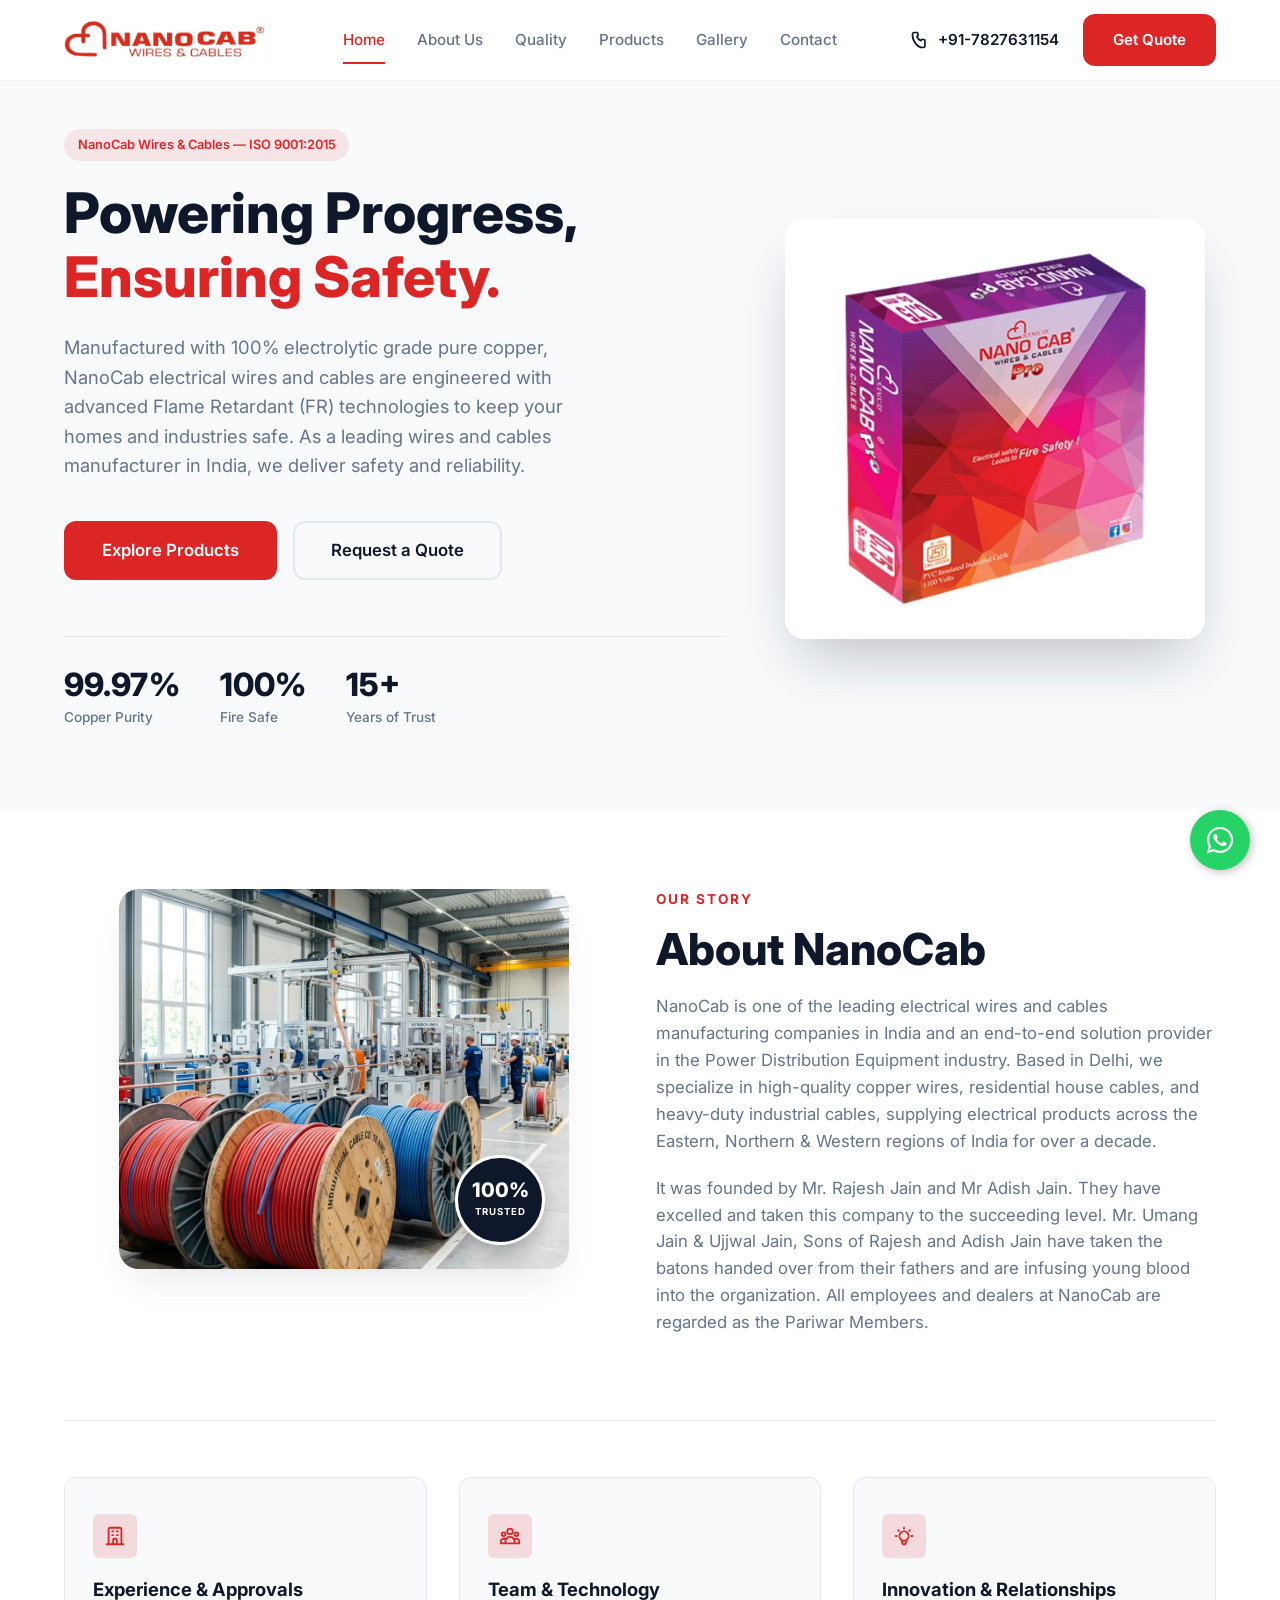
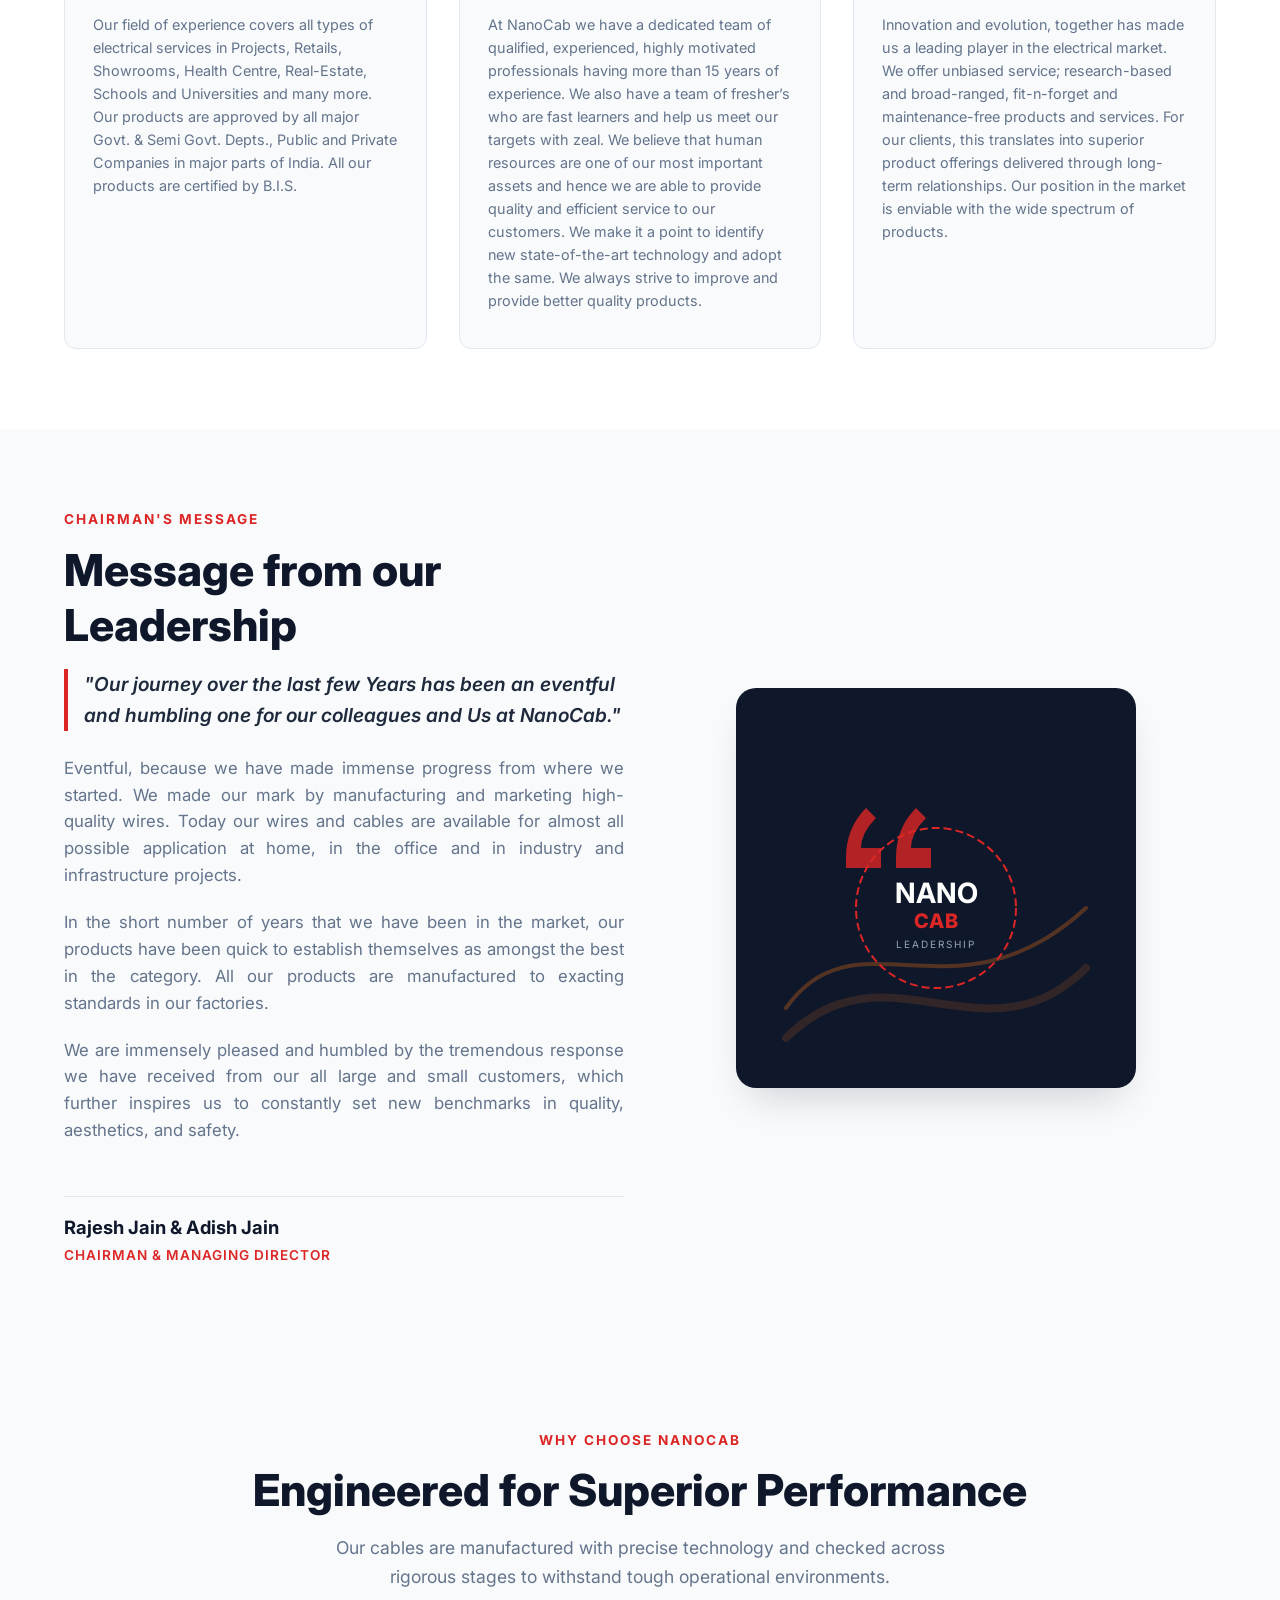
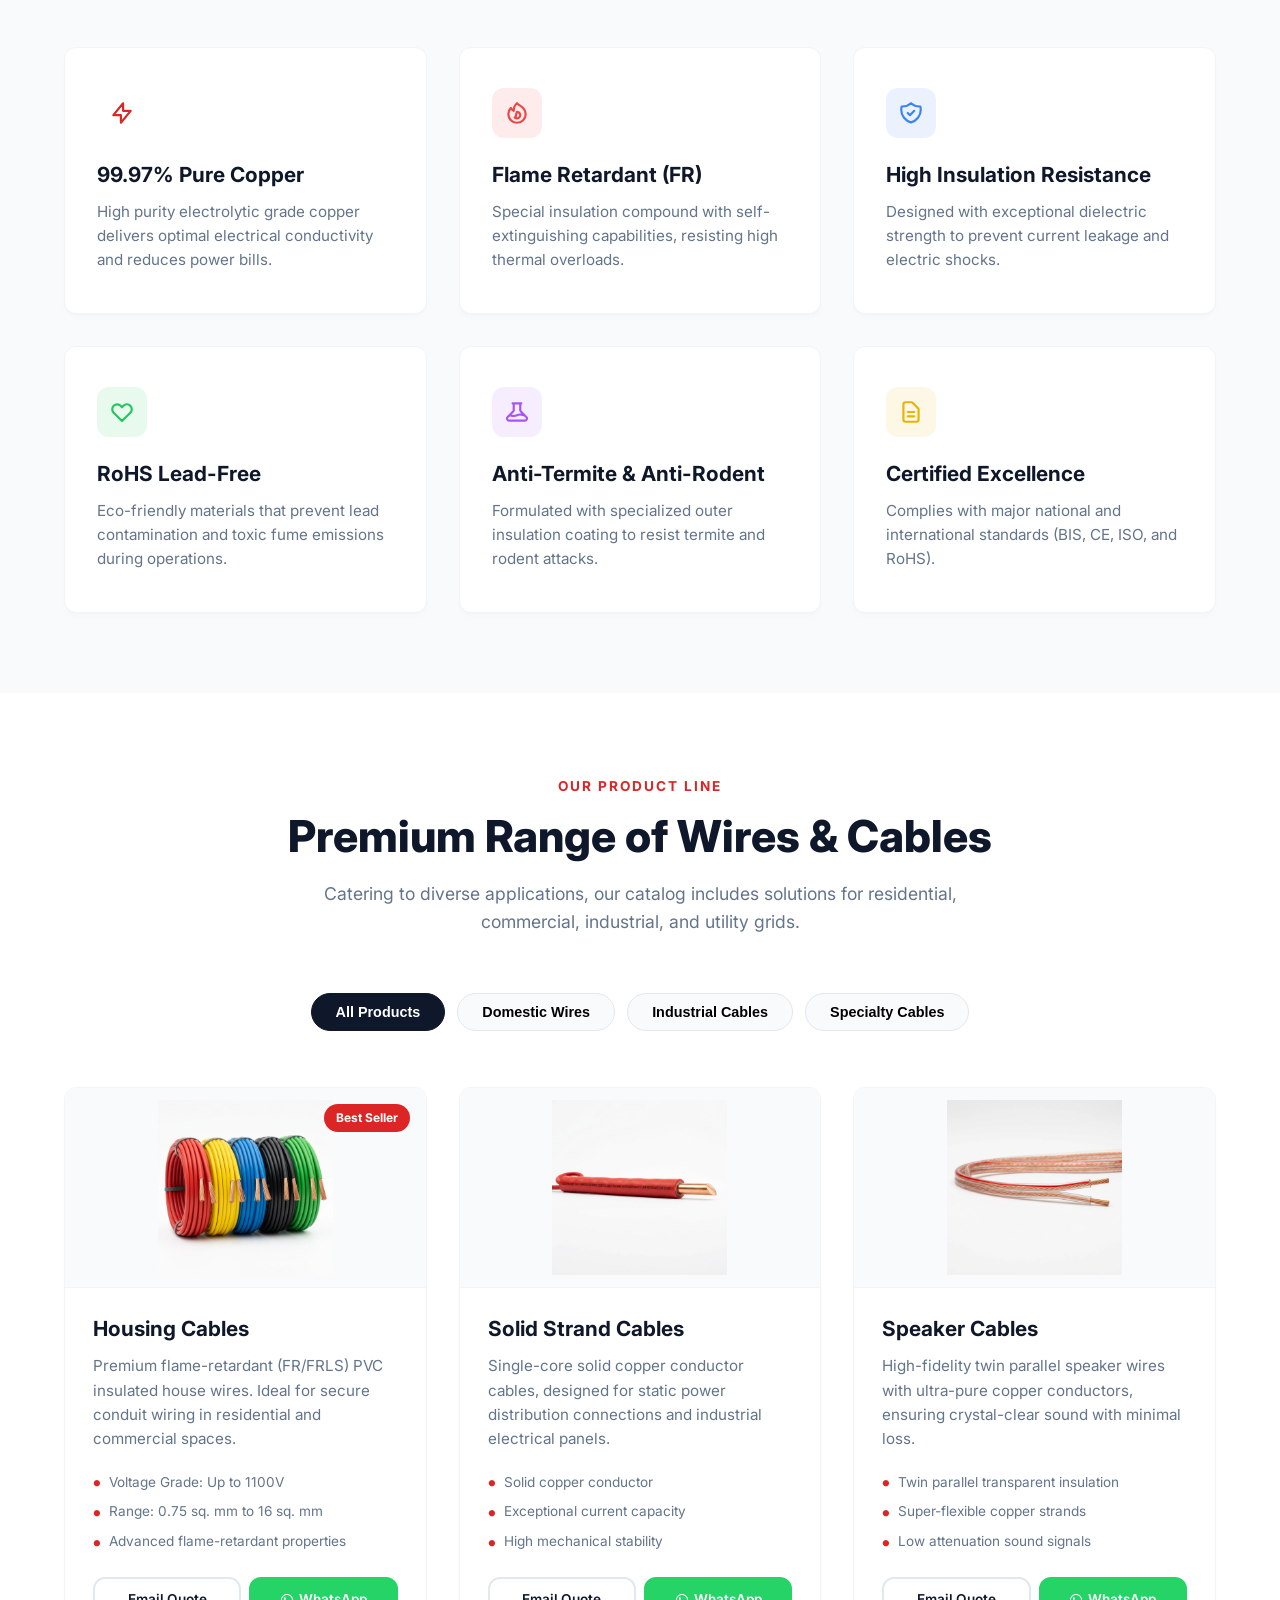
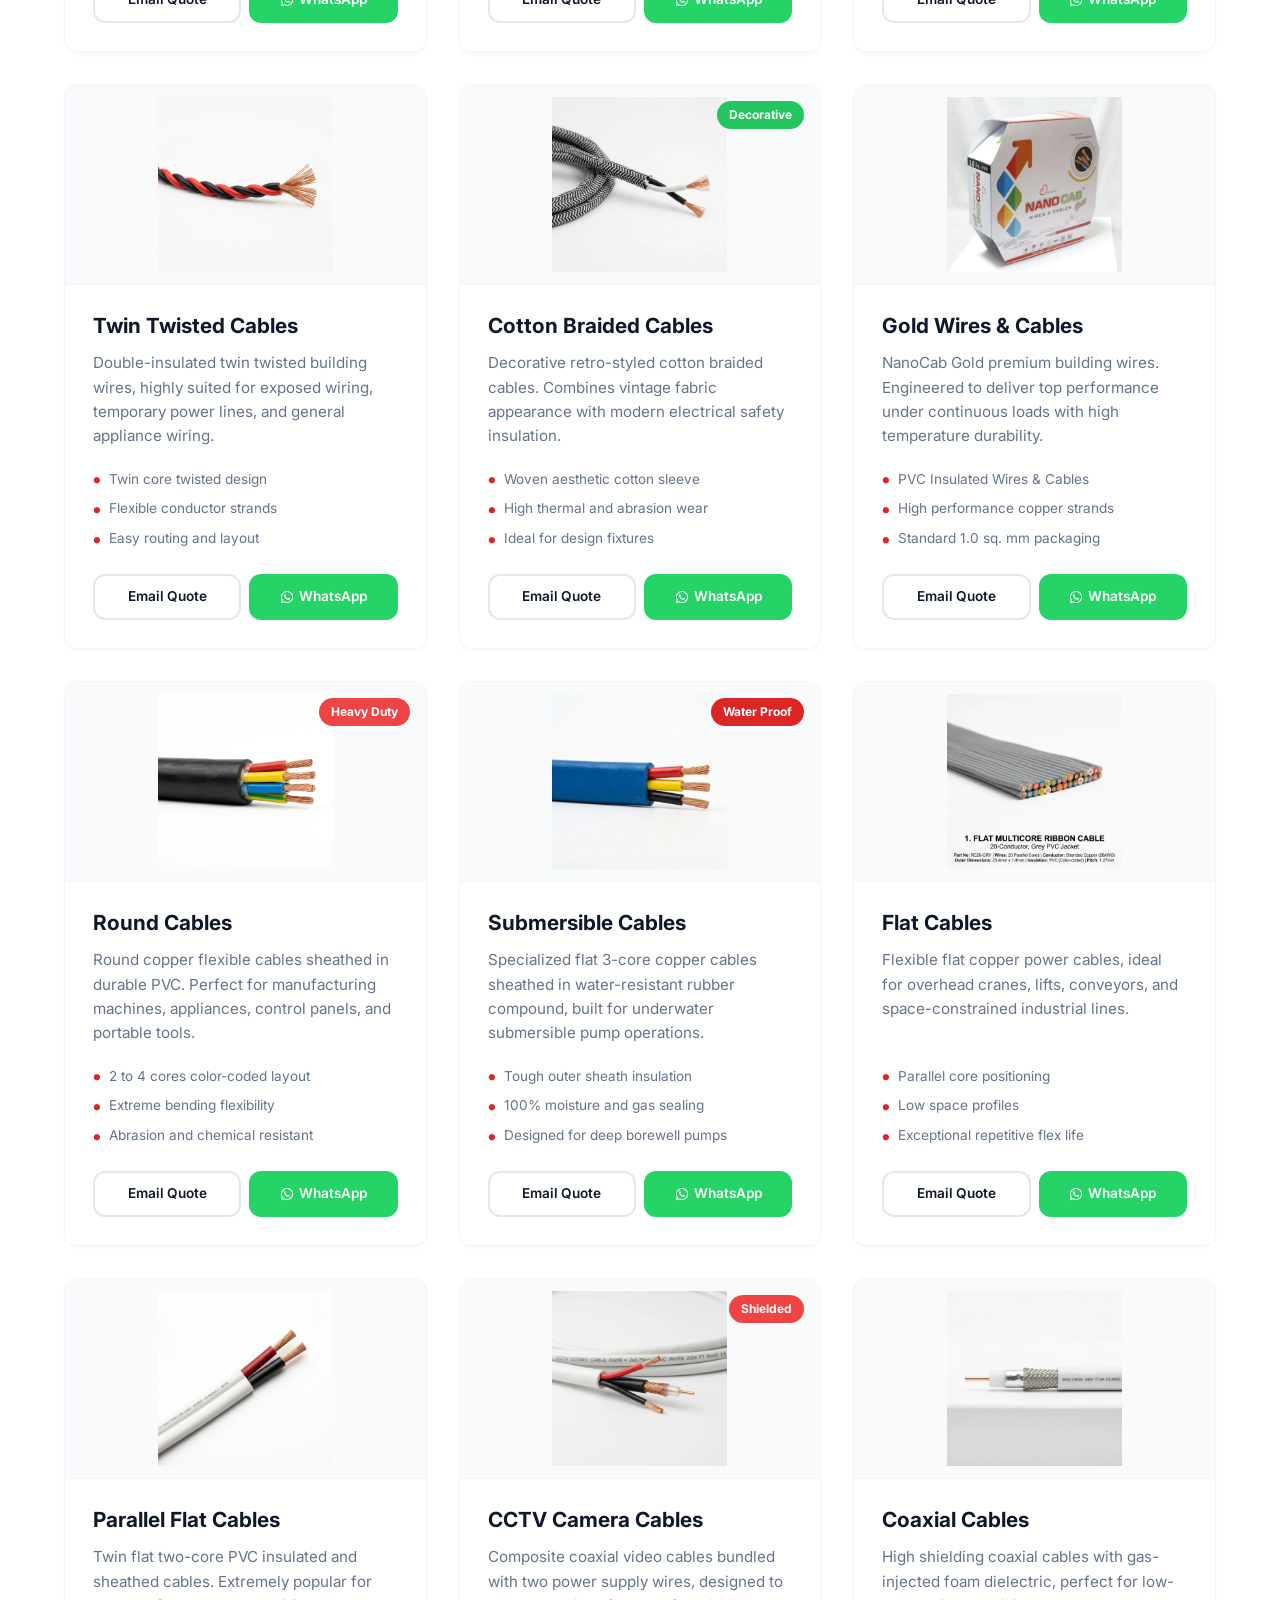
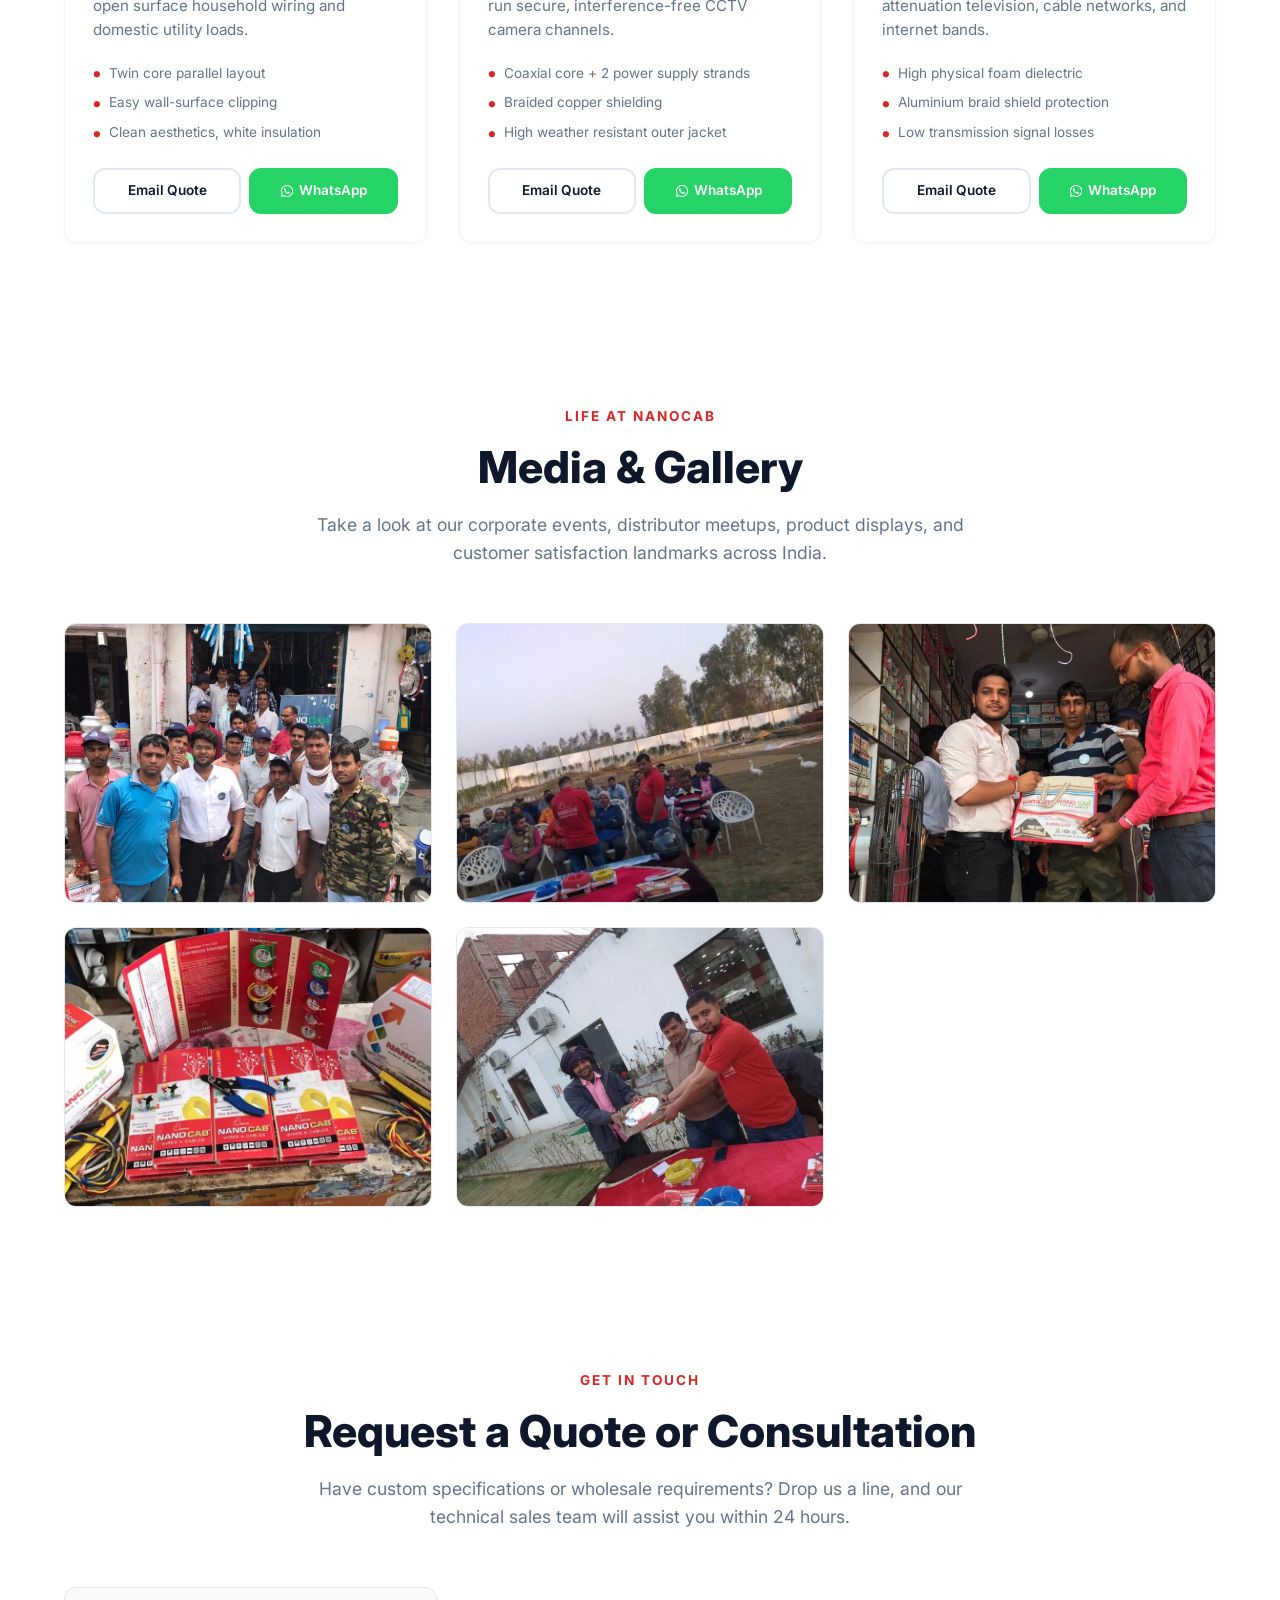
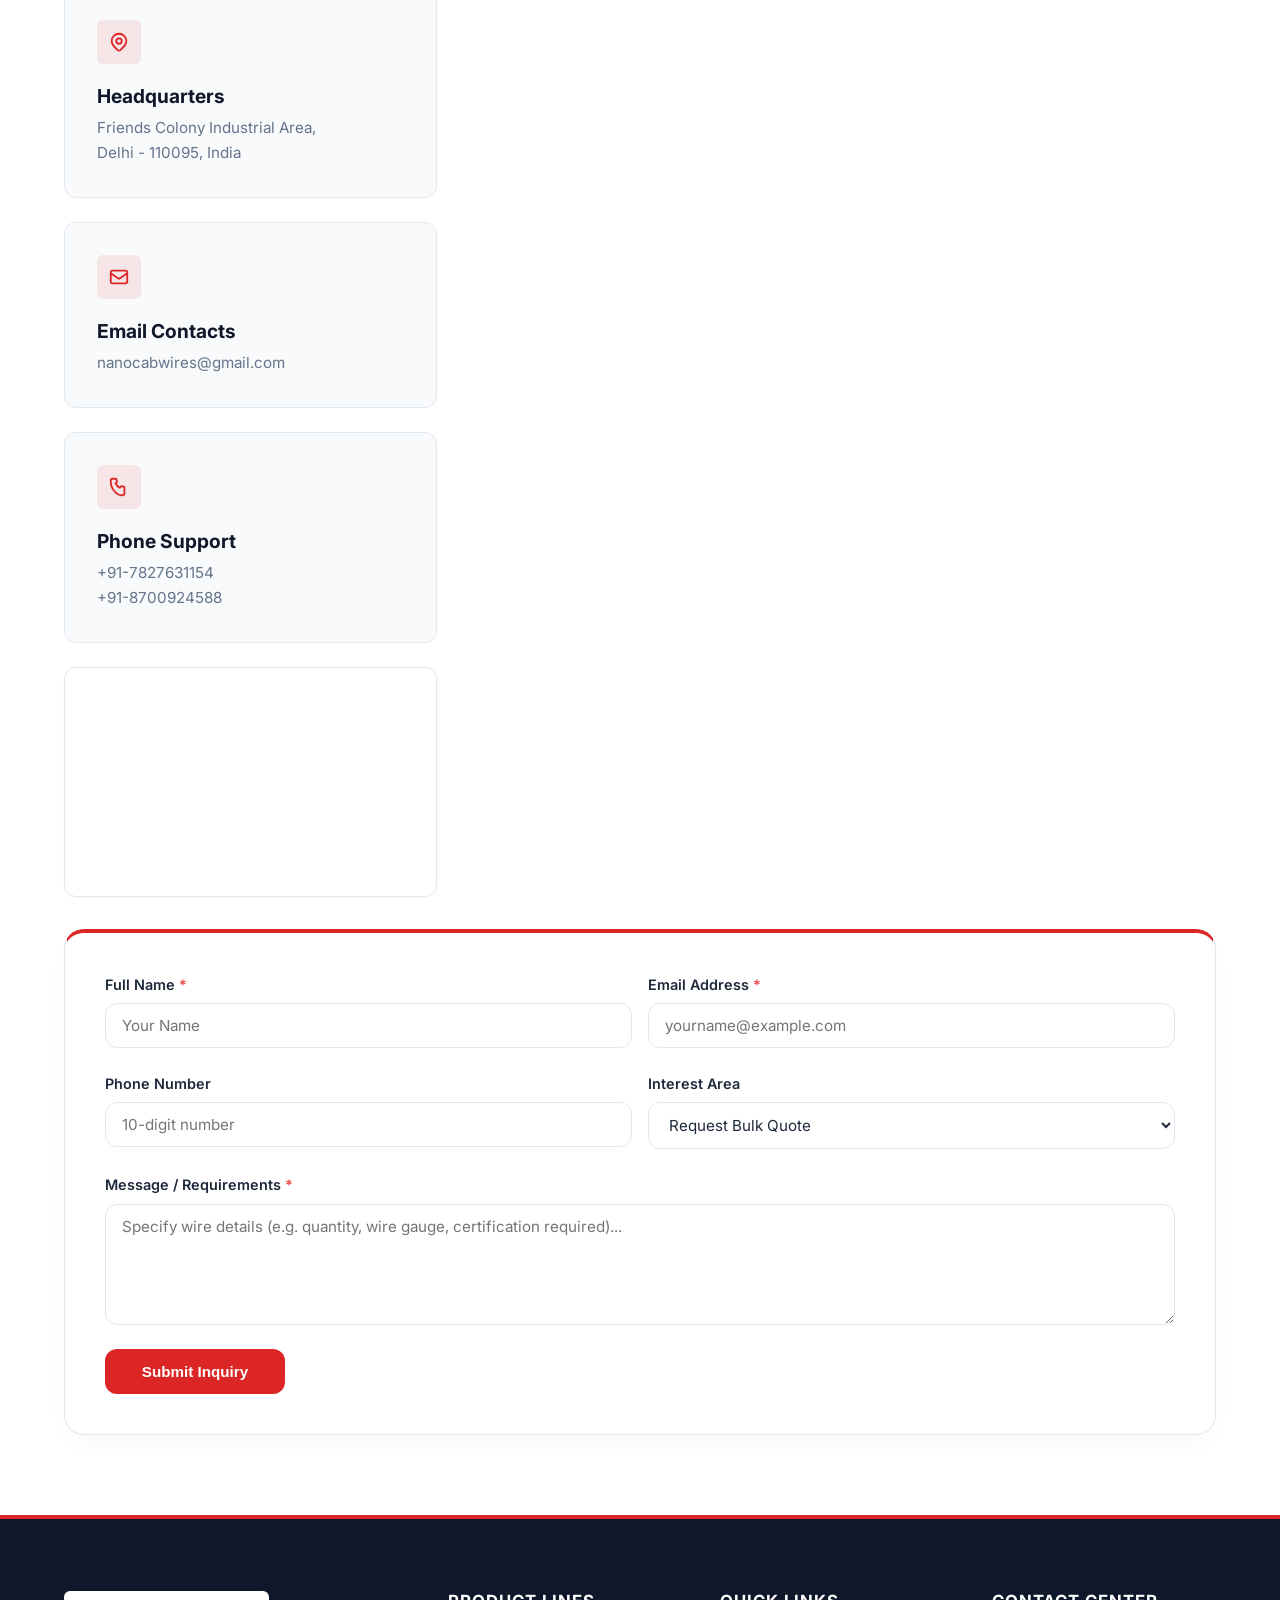
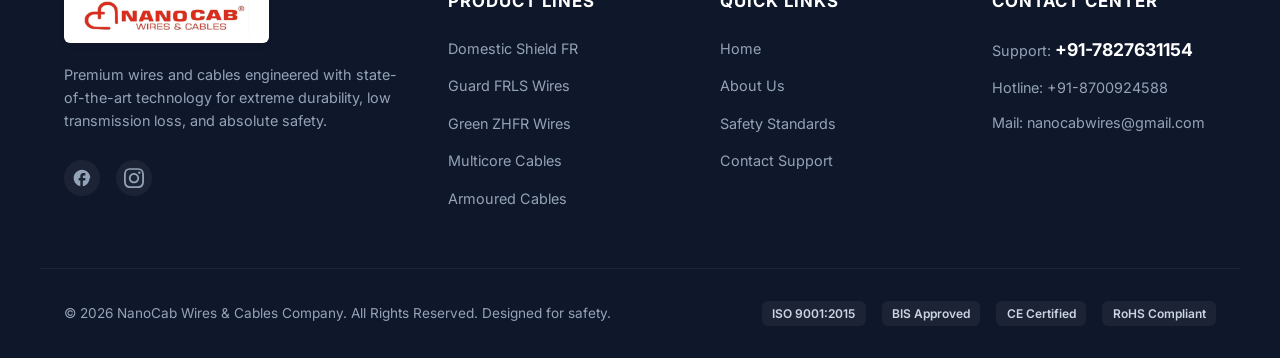
<file: index.html>
<!DOCTYPE html>
<html lang="en">
<head>
    <meta charset="UTF-8">
    <meta name="viewport" content="width=device-width, initial-scale=1.0">
    <title>NanoCab | Electrical Wires & Cables in India</title>
    <meta name="description" content="NanoCab offers premium electrical wires and cables for residential, commercial, and industrial applications. Explore our fire-safe, 100% pure copper wires and request a quote.">
    <link rel="canonical" href="https://nanocab.co.in/">

    <!-- Open Graph / Facebook -->
    <meta property="og:type" content="website">
    <meta property="og:url" content="https://nanocab.co.in/">
    <meta property="og:title" content="NanoCab | Electrical Wires & Cables in India">
    <meta property="og:description" content="NanoCab offers premium electrical wires and cables for residential, commercial, and industrial applications. Explore our fire-safe, 100% pure copper wires.">
    <meta property="og:image" content="https://nanocab.co.in/assets/logo.webp">

    <!-- Twitter / X -->
    <meta property="twitter:card" content="summary_large_image">
    <meta property="twitter:url" content="https://nanocab.co.in/">
    <meta property="twitter:title" content="NanoCab | Electrical Wires & Cables in India">
    <meta property="twitter:description" content="NanoCab offers premium electrical wires and cables for residential, commercial, and industrial applications. Explore our fire-safe, 100% pure copper wires.">
    <meta property="twitter:image" content="https://nanocab.co.in/assets/logo.webp">

    <!-- Structured Data (JSON-LD) -->
    <script type="application/ld+json">
    [
      {
        "@context": "https://schema.org",
        "@type": "Organization",
        "@id": "https://nanocab.co.in/#organization",
        "name": "NanoCab",
        "url": "https://nanocab.co.in/",
        "logo": "https://nanocab.co.in/assets/logo.webp",
        "contactPoint": [
          {
            "@type": "ContactPoint",
            "telephone": "+91-7827631154",
            "contactType": "sales",
            "areaServed": "IN",
            "availableLanguage": ["en", "hi"]
          },
          {
            "@type": "ContactPoint",
            "telephone": "+91-8700924588",
            "contactType": "customer service",
            "areaServed": "IN",
            "availableLanguage": ["en", "hi"]
          }
        ],
        "address": {
          "@type": "PostalAddress",
          "streetAddress": "Friends Colony Industrial Area",
          "addressLocality": "Shahdara",
          "addressRegion": "Delhi",
          "postalCode": "110095",
          "addressCountry": "IN"
        },
        "sameAs": [
          "https://www.facebook.com/share/19JWuKmRMt/?mibextid=wwXIfr",
          "https://www.instagram.com/nanocabwires?igsi=YWxub3c2M3Y2ZGFp&utm_source=qr"
        ]
      },
      {
        "@context": "https://schema.org",
        "@type": "WebSite",
        "@id": "https://nanocab.co.in/#website",
        "url": "https://nanocab.co.in/",
        "name": "NanoCab Wires & Cables",
        "publisher": {
          "@id": "https://nanocab.co.in/#organization"
        }
      },
      {
        "@context": "https://schema.org",
        "@type": "Product",
        "name": "NanoCab Housing Cables",
        "image": "https://nanocab.co.in/assets/gallery/housing_wire_coils.webp",
        "description": "Premium flame-retardant (FR/FRLS) PVC insulated house wires. Ideal for secure conduit wiring in residential and commercial spaces.",
        "brand": {
          "@type": "Brand",
          "name": "NanoCab"
        },
        "offers": {
          "@type": "Offer",
          "url": "https://nanocab.co.in/#products",
          "priceCurrency": "INR",
          "availability": "https://schema.org/InStock",
          "price": "0",
          "priceSpecification": {
            "@type": "PriceSpecification",
            "description": "Price on inquiry"
          }
        }
      },
      {
        "@context": "https://schema.org",
        "@type": "Product",
        "name": "NanoCab Solid Strand Cables",
        "image": "https://nanocab.co.in/assets/gallery/solid_strand_wire.webp",
        "description": "Single-core solid copper conductor cables, designed for static power distribution connections and industrial electrical panels.",
        "brand": {
          "@type": "Brand",
          "name": "NanoCab"
        },
        "offers": {
          "@type": "Offer",
          "url": "https://nanocab.co.in/#products",
          "priceCurrency": "INR",
          "availability": "https://schema.org/InStock",
          "price": "0",
          "priceSpecification": {
            "@type": "PriceSpecification",
            "description": "Price on inquiry"
          }
        }
      },
      {
        "@context": "https://schema.org",
        "@type": "Product",
        "name": "NanoCab Speaker Cables",
        "image": "https://nanocab.co.in/assets/gallery/speaker_cable.webp",
        "description": "High-fidelity twin parallel speaker wires with ultra-pure copper conductors, ensuring crystal-clear sound with minimal loss.",
        "brand": {
          "@type": "Brand",
          "name": "NanoCab"
        },
        "offers": {
          "@type": "Offer",
          "url": "https://nanocab.co.in/#products",
          "priceCurrency": "INR",
          "availability": "https://schema.org/InStock",
          "price": "0",
          "priceSpecification": {
            "@type": "PriceSpecification",
            "description": "Price on inquiry"
          }
        }
      },
      {
        "@context": "https://schema.org",
        "@type": "Product",
        "name": "NanoCab Twin Twisted Cables",
        "image": "https://nanocab.co.in/assets/gallery/twin_twisted_cable.webp",
        "description": "Double-insulated twin twisted building wires, highly suited for exposed wiring, temporary power lines, and general appliance wiring.",
        "brand": {
          "@type": "Brand",
          "name": "NanoCab"
        },
        "offers": {
          "@type": "Offer",
          "url": "https://nanocab.co.in/#products",
          "priceCurrency": "INR",
          "availability": "https://schema.org/InStock",
          "price": "0",
          "priceSpecification": {
            "@type": "PriceSpecification",
            "description": "Price on inquiry"
          }
        }
      },
      {
        "@context": "https://schema.org",
        "@type": "Product",
        "name": "NanoCab Cotton Braided Cables",
        "image": "https://nanocab.co.in/assets/gallery/cotton_braided_cable.webp",
        "description": "Decorative retro-styled cotton braided cables. Combines vintage fabric appearance with modern electrical safety insulation.",
        "brand": {
          "@type": "Brand",
          "name": "NanoCab"
        },
        "offers": {
          "@type": "Offer",
          "url": "https://nanocab.co.in/#products",
          "priceCurrency": "INR",
          "availability": "https://schema.org/InStock",
          "price": "0",
          "priceSpecification": {
            "@type": "PriceSpecification",
            "description": "Price on inquiry"
          }
        }
      },
      {
        "@context": "https://schema.org",
        "@type": "Product",
        "name": "NanoCab Gold Wires & Cables",
        "image": "https://nanocab.co.in/assets/gallery/product_box_gold.webp",
        "description": "NanoCab Gold premium building wires. Engineered to deliver top performance under continuous loads with high temperature durability.",
        "brand": {
          "@type": "Brand",
          "name": "NanoCab"
        },
        "offers": {
          "@type": "Offer",
          "url": "https://nanocab.co.in/#products",
          "priceCurrency": "INR",
          "availability": "https://schema.org/InStock",
          "price": "0",
          "priceSpecification": {
            "@type": "PriceSpecification",
            "description": "Price on inquiry"
          }
        }
      },
      {
        "@context": "https://schema.org",
        "@type": "Product",
        "name": "NanoCab Round Cables",
        "image": "https://nanocab.co.in/assets/gallery/round_multicore_cable.webp",
        "description": "Round copper flexible cables sheathed in durable PVC. Perfect for manufacturing machines, appliances, control panels, and portable tools.",
        "brand": {
          "@type": "Brand",
          "name": "NanoCab"
        },
        "offers": {
          "@type": "Offer",
          "url": "https://nanocab.co.in/#products",
          "priceCurrency": "INR",
          "availability": "https://schema.org/InStock",
          "price": "0",
          "priceSpecification": {
            "@type": "PriceSpecification",
            "description": "Price on inquiry"
          }
        }
      },
      {
        "@context": "https://schema.org",
        "@type": "Product",
        "name": "NanoCab Submersible Cables",
        "image": "https://nanocab.co.in/assets/gallery/submersible_cable.webp",
        "description": "Specialized flat 3-core copper cables sheathed in water-resistant rubber compound, built for underwater submersible pump operations.",
        "brand": {
          "@type": "Brand",
          "name": "NanoCab"
        },
        "offers": {
          "@type": "Offer",
          "url": "https://nanocab.co.in/#products",
          "priceCurrency": "INR",
          "availability": "https://schema.org/InStock",
          "price": "0",
          "priceSpecification": {
            "@type": "PriceSpecification",
            "description": "Price on inquiry"
          }
        }
      },
      {
        "@context": "https://schema.org",
        "@type": "Product",
        "name": "NanoCab Flat Cables",
        "image": "https://nanocab.co.in/assets/gallery/flat_cable.webp",
        "description": "Flexible flat copper power cables, ideal for overhead cranes, lifts, conveyors, and space-constrained industrial lines.",
        "brand": {
          "@type": "Brand",
          "name": "NanoCab"
        },
        "offers": {
          "@type": "Offer",
          "url": "https://nanocab.co.in/#products",
          "priceCurrency": "INR",
          "availability": "https://schema.org/InStock",
          "price": "0",
          "priceSpecification": {
            "@type": "PriceSpecification",
            "description": "Price on inquiry"
          }
        }
      },
      {
        "@context": "https://schema.org",
        "@type": "Product",
        "name": "NanoCab Parallel Flat Cables",
        "image": "https://nanocab.co.in/assets/gallery/parallel_flat_cable.webp",
        "description": "Twin flat two-core PVC insulated and sheathed cables. Extremely popular for open surface household wiring and domestic utility loads.",
        "brand": {
          "@type": "Brand",
          "name": "NanoCab"
        },
        "offers": {
          "@type": "Offer",
          "url": "https://nanocab.co.in/#products",
          "priceCurrency": "INR",
          "availability": "https://schema.org/InStock",
          "price": "0",
          "priceSpecification": {
            "@type": "PriceSpecification",
            "description": "Price on inquiry"
          }
        }
      },
      {
        "@context": "https://schema.org",
        "@type": "Product",
        "name": "NanoCab CCTV Camera Cables",
        "image": "https://nanocab.co.in/assets/gallery/cctv_cable.webp",
        "description": "Composite coaxial video cables bundled with two power supply wires, designed to run secure, interference-free CCTV camera channels.",
        "brand": {
          "@type": "Brand",
          "name": "NanoCab"
        },
        "offers": {
          "@type": "Offer",
          "url": "https://nanocab.co.in/#products",
          "priceCurrency": "INR",
          "availability": "https://schema.org/InStock",
          "price": "0",
          "priceSpecification": {
            "@type": "PriceSpecification",
            "description": "Price on inquiry"
          }
        }
      },
      {
        "@context": "https://schema.org",
        "@type": "Product",
        "name": "NanoCab Coaxial Cables",
        "image": "https://nanocab.co.in/assets/gallery/coaxial_cable.webp",
        "description": "High shielding coaxial cables with gas-injected foam dielectric, perfect for low-attenuation television, cable networks, and internet bands.",
        "brand": {
          "@type": "Brand",
          "name": "NanoCab"
        },
        "offers": {
          "@type": "Offer",
          "url": "https://nanocab.co.in/#products",
          "priceCurrency": "INR",
          "availability": "https://schema.org/InStock",
          "price": "0",
          "priceSpecification": {
            "@type": "PriceSpecification",
            "description": "Price on inquiry"
          }
        }
      }
    ]
    </script>

    <!-- Google Fonts -->
    <link rel="preconnect" href="https://fonts.googleapis.com">
    <link rel="preconnect" href="https://fonts.gstatic.com" crossorigin>
    <link href="https://fonts.googleapis.com/css2?family=Inter:wght@300;400;500;600;700;800&display=swap" rel="stylesheet">
    <!-- Custom CSS -->
    <link rel="stylesheet" href="style.css">
	
	<link rel="icon" href="/assets/logo.jpg" type="image/jpeg">
</head>
<body>

    <!-- Header / Navbar -->
    <header class="site-header">
        <div class="container header-container">
            <a href="#" class="logo">
                <img src="assets/logo.webp" alt="NanoCab Wires & Cables Logo" class="logo-img">
            </a>
            
            <nav class="nav-menu" id="navMenu">
                <a href="#hero" class="nav-link active">Home</a>
                <a href="#about" class="nav-link">About Us</a>
                <a href="#features" class="nav-link">Quality</a>
                <a href="#products" class="nav-link">Products</a>
                <a href="#gallery" class="nav-link">Gallery</a>
                <a href="#contact" class="nav-link">Contact</a>
                <a href="#contact" class="btn btn-secondary mobile-only-btn">Get Quote</a>
            </nav>

            <div class="header-actions">
                <a href="tel:+917827631154" class="phone-link">
                    <svg xmlns="http://www.w3.org/2000/svg" viewBox="0 0 24 24" fill="none" stroke="currentColor" class="icon-phone"><path stroke-linecap="round" stroke-linejoin="round" stroke-width="2" d="M3 5a2 2 0 012-2h3.28a1 1 0 01.94.725l.548 2.2a1 1 0 01-.321.988l-1.305.98a10.582 10.582 0 004.872 4.872l.98-1.305a1 1 0 01.988-.321l2.2.548a1 1 0 01.725.94V19a2 2 0 01-2 2h-1C9.716 21 3 14.284 3 6V5z"/></svg>
                    <span>+91-7827631154</span>
                </a>
                <a href="#contact" class="btn btn-primary hide-mobile">Get Quote</a>
                <button class="menu-toggle" id="menuToggle" aria-label="Toggle menu">
                    <span class="bar"></span>
                    <span class="bar"></span>
                    <span class="bar"></span>
                </button>
            </div>
        </div>
    </header>

    <!-- Hero Section -->
    <section id="hero" class="hero-section">
        <div class="container hero-container">
            <div class="hero-content">
                <span class="badge">NanoCab Wires & Cables — ISO 9001:2015</span>
                <h1><span class="visually-hidden">NanoCab — Electrical Wires & Cables. </span>Powering Progress, <br><span class="highlight">Ensuring Safety.</span></h1>
                <p class="hero-description">Manufactured with 100% electrolytic grade pure copper, NanoCab electrical wires and cables are engineered with advanced Flame Retardant (FR) technologies to keep your homes and industries safe. As a leading wires and cables manufacturer in India, we deliver safety and reliability.</p>
                <div class="hero-buttons">
                    <a href="#products" class="btn btn-primary btn-large">Explore Products</a>
                    <a href="#contact" class="btn btn-outline btn-large">Request a Quote</a>
                </div>
                <div class="hero-stats">
                    <div class="stat-item">
                        <span class="stat-number">99.97%</span>
                        <span class="stat-label">Copper Purity</span>
                    </div>
                    <div class="stat-item">
                        <span class="stat-number">100%</span>
                        <span class="stat-label">Fire Safe</span>
                    </div>
                    <div class="stat-item">
                        <span class="stat-number">15+</span>
                        <span class="stat-label">Years of Trust</span>
                    </div>
                </div>
            </div>
            <div class="hero-visual">
                <img src="assets/hero_box.webp" alt="NanoCab Wires & Cables Pro Box" class="hero-img-box" fetchpriority="high">
            </div>
        </div>
    </section>

    <!-- About Section -->
    <section id="about" class="about-section">
        <div class="container">
            <div class="grid grid-2">
                <div class="about-image-wrapper">
                    <img src="assets/about_factory.webp" alt="NanoCab Wires Manufacturing Factory" class="about-img-factory" loading="lazy">
                    <div class="trust-seal">
                        <div class="seal-inner">
                            <span class="seal-pct">100%</span>
                            <span class="seal-lbl">TRUSTED</span>
                        </div>
                    </div>
                </div>
                <div class="about-text">
                    <span class="section-subtitle">Our Story</span>
                    <h2 class="section-title">About NanoCab</h2>
                    <p class="paragraph">NanoCab is one of the leading electrical wires and cables manufacturing companies in India and an end-to-end solution provider in the Power Distribution Equipment industry. Based in Delhi, we specialize in high-quality copper wires, residential house cables, and heavy-duty industrial cables, supplying electrical products across the Eastern, Northern & Western regions of India for over a decade.</p>
                    <p class="paragraph">It was founded by Mr. Rajesh Jain and Mr Adish Jain. They have excelled and taken this company to the succeeding level. Mr. Umang Jain & Ujjwal Jain, Sons of Rajesh and Adish Jain have taken the batons handed over from their fathers and are infusing young blood into the organization. All employees and dealers at NanoCab are regarded as the Pariwar Members.</p>
                </div>
            </div>

            <!-- About Extended Details -->
            <div class="about-extended-grid grid grid-3">
                <div class="extended-card">
                    <div class="extended-icon">
                        <svg xmlns="http://www.w3.org/2000/svg" fill="none" viewBox="0 0 24 24" stroke="currentColor"><path stroke-linecap="round" stroke-linejoin="round" stroke-width="2" d="M19 21V5a2 2 0 00-2-2H7a2 2 0 00-2 2v16m14 0h2m-2 0h-5m-9 0H3m2 0h5M9 7h1m-1 4h1m4-4h1m-1 4h1m-5 10v-5a1 1 0 011-1h2a1 1 0 011 1v5m-4 0h4"/></svg>
                    </div>
                    <h3>Experience & Approvals</h3>
                    <p>Our field of experience covers all types of electrical services in Projects, Retails, Showrooms, Health Centre, Real-Estate, Schools and Universities and many more. Our products are approved by all major Govt. & Semi Govt. Depts., Public and Private Companies in major parts of India. All our products are certified by B.I.S.</p>
                </div>
                <div class="extended-card">
                    <div class="extended-icon">
                        <svg xmlns="http://www.w3.org/2000/svg" fill="none" viewBox="0 0 24 24" stroke="currentColor"><path stroke-linecap="round" stroke-linejoin="round" stroke-width="2" d="M17 20h5v-2a3 3 0 00-5.356-1.857M17 20H7m10 0v-2c0-.656-.126-1.283-.356-1.857M7 20H2v-2a3 3 0 015.356-1.857M7 20v-2c0-.656.126-1.283.356-1.857m0 0a5.002 5.002 0 019.288 0M15 7a3 3 0 11-6 0 3 3 0 016 0zm6 3a2 2 0 11-4 0 2 2 0 014 0zM7 10a2 2 0 11-4 0 2 2 0 014 0z"/></svg>
                    </div>
                    <h3>Team & Technology</h3>
                    <p>At NanoCab we have a dedicated team of qualified, experienced, highly motivated professionals having more than 15 years of experience. We also have a team of fresher’s who are fast learners and help us meet our targets with zeal. We believe that human resources are one of our most important assets and hence we are able to provide quality and efficient service to our customers. We make it a point to identify new state-of-the-art technology and adopt the same. We always strive to improve and provide better quality products.</p>
                </div>
                <div class="extended-card">
                    <div class="extended-icon">
                        <svg xmlns="http://www.w3.org/2000/svg" fill="none" viewBox="0 0 24 24" stroke="currentColor"><path stroke-linecap="round" stroke-linejoin="round" stroke-width="2" d="M9.663 17h4.673M12 3v1m6.364 1.636l-.707.707M21 12h-1M4 12H3m3.343-5.657l-.707-.707m2.828 9.9a5 5 0 117.072 0l-.548.547A3.374 3.374 0 0014 18.469V19a2 2 0 11-4 0v-.531c0-.895-.356-1.754-.988-2.386l-.548-.547z"/></svg>
                    </div>
                    <h3>Innovation & Relationships</h3>
                    <p>Innovation and evolution, together has made us a leading player in the electrical market. We offer unbiased service; research-based and broad-ranged, fit-n-forget and maintenance-free products and services. For our clients, this translates into superior product offerings delivered through long-term relationships. Our position in the market is enviable with the wide spectrum of products.</p>
                </div>
            </div>
        </div>
    </section>

    <!-- Chairman's Message Section -->
    <section id="chairman" class="chairman-section bg-light">
        <div class="container">
            <div class="grid grid-2 align-center">
                <div class="chairman-text">
                    <span class="section-subtitle">Chairman's Message</span>
                    <h2 class="section-title">Message from our Leadership</h2>
                    <p class="paragraph italic-lead">"Our journey over the last few Years has been an eventful and humbling one for our colleagues and Us at NanoCab."</p>
                    <p class="paragraph text-justify">Eventful, because we have made immense progress from where we started. We made our mark by manufacturing and marketing high-quality wires. Today our wires and cables are available for almost all possible application at home, in the office and in industry and infrastructure projects.</p>
                    <p class="paragraph text-justify">In the short number of years that we have been in the market, our products have been quick to establish themselves as amongst the best in the category. All our products are manufactured to exacting standards in our factories.</p>
                    <p class="paragraph text-justify">We are immensely pleased and humbled by the tremendous response we have received from our all large and small customers, which further inspires us to constantly set new benchmarks in quality, aesthetics, and safety.</p>
                    
                    <div class="chairman-signature">
                        <p class="sig-name">Rajesh Jain & Adish Jain</p>
                        <p class="sig-title">Chairman & Managing Director</p>
                    </div>
                </div>
                <div class="chairman-visual">
                    <!-- Beautiful decorative layout -->
                    <svg viewBox="0 0 400 400" fill="none" xmlns="http://www.w3.org/2000/svg" class="chairman-svg">
                        <rect width="400" height="400" rx="16" fill="#0f172a"/>
                        <!-- Decorative copper colored waveforms -->
                        <path d="M50 350 C 150 250, 250 380, 350 280" stroke="rgba(249,115,22,0.15)" stroke-width="8" stroke-linecap="round"/>
                        <path d="M50 320 C 120 220, 220 340, 350 220" stroke="rgba(249,115,22,0.3)" stroke-width="4" stroke-linecap="round"/>
                        <!-- Double quotes symbols in graphic -->
                        <path d="M110 170 Q110 140 130 120 L140 130 Q125 145 125 160 L145 160 L145 180 L110 180 Z" fill="#dc2626" opacity="0.8"/>
                        <path d="M160 170 Q160 140 180 120 L190 130 Q175 145 175 160 L195 160 L195 180 L160 180 Z" fill="#dc2626" opacity="0.8"/>
                        <!-- Central corporate badge -->
                        <circle cx="200" cy="220" r="80" stroke="#dc2626" stroke-width="2" stroke-dasharray="8 4"/>
                        <text x="200" y="215" fill="#ffffff" font-size="28" font-weight="bold" text-anchor="middle">NANO</text>
                        <text x="200" y="240" fill="#dc2626" font-size="20" font-weight="800" text-anchor="middle" letter-spacing="1">CAB</text>
                        <text x="200" y="260" fill="#94a3b8" font-size="10" text-anchor="middle" letter-spacing="2">LEADERSHIP</text>
                    </svg>
                </div>
            </div>
        </div>
    </section>

    <!-- Key Features Section -->
    <section id="features" class="features-section">
        <div class="container">
            <div class="section-header text-center">
                <span class="section-subtitle">Why Choose NanoCab</span>
                <h2 class="section-title">Engineered for Superior Performance</h2>
                <p class="section-description">Our cables are manufactured with precise technology and checked across rigorous stages to withstand tough operational environments.</p>
            </div>

            <div class="grid grid-3">
                <!-- Feature Card 1 -->
                <div class="feature-card">
                    <div class="feature-icon bg-orange-light">
                        <svg xmlns="http://www.w3.org/2000/svg" fill="none" viewBox="0 0 24 24" stroke="currentColor" class="text-orange"><path stroke-linecap="round" stroke-linejoin="round" stroke-width="2" d="M13 10V3L4 14h7v7l9-11h-7z"/></svg>
                    </div>
                    <h3>99.97% Pure Copper</h3>
                    <p>High purity electrolytic grade copper delivers optimal electrical conductivity and reduces power bills.</p>
                </div>
                <!-- Feature Card 2 -->
                <div class="feature-card">
                    <div class="feature-icon bg-red-light">
                        <svg xmlns="http://www.w3.org/2000/svg" fill="none" viewBox="0 0 24 24" stroke="currentColor" class="text-red"><path stroke-linecap="round" stroke-linejoin="round" stroke-width="2" d="M17.657 18.657A8 8 0 016.343 7.343S7 9 9 10c0-2 .5-5 2.986-7C14 5 16.09 5.777 17.656 7.343A7.975 7.975 0 0120 13a7.975 7.975 0 01-2.343 5.657z"/><path stroke-linecap="round" stroke-linejoin="round" stroke-width="2" d="M9.879 16.121A3 3 0 1012.015 11L11 14.002c0 .998-.016 1.998-.999 1.998z"/></svg>
                    </div>
                    <h3>Flame Retardant (FR)</h3>
                    <p>Special insulation compound with self-extinguishing capabilities, resisting high thermal overloads.</p>
                </div>
                <!-- Feature Card 3 -->
                <div class="feature-card">
                    <div class="feature-icon bg-blue-light">
                        <svg xmlns="http://www.w3.org/2000/svg" fill="none" viewBox="0 0 24 24" stroke="currentColor" class="text-blue"><path stroke-linecap="round" stroke-linejoin="round" stroke-width="2" d="M9 12l2 2 4-4m5.618-4.016A11.955 11.955 0 0112 2.944a11.955 11.955 0 01-8.618 3.04A12.02 12.02 0 003 9c0 5.591 3.824 10.29 9 11.622 5.176-1.332 9-6.03 9-11.622 0-1.042-.133-2.052-.382-3.016z"/></svg>
                    </div>
                    <h3>High Insulation Resistance</h3>
                    <p>Designed with exceptional dielectric strength to prevent current leakage and electric shocks.</p>
                </div>
                <!-- Feature Card 4 -->
                <div class="feature-card">
                    <div class="feature-icon bg-green-light">
                        <svg xmlns="http://www.w3.org/2000/svg" fill="none" viewBox="0 0 24 24" stroke="currentColor" class="text-green"><path stroke-linecap="round" stroke-linejoin="round" stroke-width="2" d="M4.318 6.318a4.5 4.5 0 000 6.364L12 20.364l7.682-7.682a4.5 4.5 0 00-6.364-6.364L12 7.636l-1.318-1.318a4.5 4.5 0 00-6.364 0z"/></svg>
                    </div>
                    <h3>RoHS Lead-Free</h3>
                    <p>Eco-friendly materials that prevent lead contamination and toxic fume emissions during operations.</p>
                </div>
                <!-- Feature Card 5 -->
                <div class="feature-card">
                    <div class="feature-icon bg-purple-light">
                        <svg xmlns="http://www.w3.org/2000/svg" fill="none" viewBox="0 0 24 24" stroke="currentColor" class="text-purple"><path stroke-linecap="round" stroke-linejoin="round" stroke-width="2" d="M19.428 15.428a2 2 0 00-1.022-.547l-2.387-.477a6 6 0 00-3.86.517l-.318.158a6 6 0 01-3.86.517L6.05 15.21a2 2 0 00-1.806.547M8 4h8l-1 1v5.172a2 2 0 00.586 1.414l5 5c1.26 1.26.367 3.414-1.415 3.414H4.828c-1.782 0-2.674-2.154-1.414-3.414l5-5A2 2 0 009 10.172V5L8 4z"/></svg>
                    </div>
                    <h3>Anti-Termite & Anti-Rodent</h3>
                    <p>Formulated with specialized outer insulation coating to resist termite and rodent attacks.</p>
                </div>
                <!-- Feature Card 6 -->
                <div class="feature-card">
                    <div class="feature-icon bg-yellow-light">
                        <svg xmlns="http://www.w3.org/2000/svg" fill="none" viewBox="0 0 24 24" stroke="currentColor" class="text-yellow"><path stroke-linecap="round" stroke-linejoin="round" stroke-width="2" d="M9 12h6m-6 4h6m2 5H7a2 2 0 01-2-2V5a2 2 0 012-2h5.586a1 1 0 01.707.293l5.414 5.414a1 1 0 01.293.707V19a2 2 0 01-2 2z"/></svg>
                    </div>
                    <h3>Certified Excellence</h3>
                    <p>Complies with major national and international standards (BIS, CE, ISO, and RoHS).</p>
                </div>
            </div>
        </div>
    </section>

    <!-- Products Showcase -->
    <section id="products" class="products-section">
        <div class="container">
            <div class="section-header text-center">
                <span class="section-subtitle">Our Product Line</span>
                <h2 class="section-title">Premium Range of Wires & Cables</h2>
                <p class="section-description">Catering to diverse applications, our catalog includes solutions for residential, commercial, industrial, and utility grids.</p>
            </div>

            <!-- Tab Buttons -->
            <div class="product-tabs" id="productTabs">
                <button class="tab-btn active" data-tab="all">All Products</button>
                <button class="tab-btn" data-tab="domestic">Domestic Wires</button>
                <button class="tab-btn" data-tab="industrial">Industrial Cables</button>
                <button class="tab-btn" data-tab="special">Specialty Cables</button>
            </div>

            <!-- Product Grid -->
            <div class="grid grid-3" id="productsGrid">
                
                <!-- Domestic 1: Housing Cables -->
                <div class="product-card" data-category="domestic">
                    <div class="product-image">
                        <img src="assets/gallery/housing_wire_coils.webp" alt="NanoCab Housing Cables" class="prod-img" loading="lazy">
                        <span class="product-badge">Best Seller</span>
                    </div>
                    <div class="product-info">
                        <h3>Housing Cables</h3>
                        <p class="product-desc">Premium flame-retardant (FR/FRLS) PVC insulated house wires. Ideal for secure conduit wiring in residential and commercial spaces.</p>
                        <ul class="product-features">
                            <li>Voltage Grade: Up to 1100V</li>
                            <li>Range: 0.75 sq. mm to 16 sq. mm</li>
                            <li>Advanced flame-retardant properties</li>
                        </ul>
                        <a href="#contact" class="btn btn-outline btn-full btn-inquiry" data-product="Housing Cables (FR/FRLS)">Send Inquiry</a>
                    </div>
                </div>

                <!-- Domestic 2: Solid Strand Cables -->
                <div class="product-card" data-category="domestic">
                    <div class="product-image">
                        <img src="assets/gallery/solid_strand_wire.webp" alt="NanoCab Solid Strand Cables" class="prod-img" loading="lazy">
                    </div>
                    <div class="product-info">
                        <h3>Solid Strand Cables</h3>
                        <p class="product-desc">Single-core solid copper conductor cables, designed for static power distribution connections and industrial electrical panels.</p>
                        <ul class="product-features">
                            <li>Solid copper conductor</li>
                            <li>Exceptional current capacity</li>
                            <li>High mechanical stability</li>
                        </ul>
                        <a href="#contact" class="btn btn-outline btn-full btn-inquiry" data-product="Solid Strand Cables">Send Inquiry</a>
                    </div>
                </div>

                <!-- Domestic 3: Speaker Cables -->
                <div class="product-card" data-category="domestic">
                    <div class="product-image">
                        <img src="assets/gallery/speaker_cable.webp" alt="NanoCab Speaker Cables" class="prod-img" loading="lazy">
                    </div>
                    <div class="product-info">
                        <h3>Speaker Cables</h3>
                        <p class="product-desc">High-fidelity twin parallel speaker wires with ultra-pure copper conductors, ensuring crystal-clear sound with minimal loss.</p>
                        <ul class="product-features">
                            <li>Twin parallel transparent insulation</li>
                            <li>Super-flexible copper strands</li>
                            <li>Low attenuation sound signals</li>
                        </ul>
                        <a href="#contact" class="btn btn-outline btn-full btn-inquiry" data-product="Speaker Cables">Send Inquiry</a>
                    </div>
                </div>

                <!-- Domestic 4: Twin Twisted Cables -->
                <div class="product-card" data-category="domestic">
                    <div class="product-image">
                        <img src="assets/gallery/twin_twisted_cable.webp" alt="NanoCab Twin Twisted Cables" class="prod-img" loading="lazy">
                    </div>
                    <div class="product-info">
                        <h3>Twin Twisted Cables</h3>
                        <p class="product-desc">Double-insulated twin twisted building wires, highly suited for exposed wiring, temporary power lines, and general appliance wiring.</p>
                        <ul class="product-features">
                            <li>Twin core twisted design</li>
                            <li>Flexible conductor strands</li>
                            <li>Easy routing and layout</li>
                        </ul>
                        <a href="#contact" class="btn btn-outline btn-full btn-inquiry" data-product="Twin Twisted Cables">Send Inquiry</a>
                    </div>
                </div>

                <!-- Domestic 5: Cotton Cables -->
                <div class="product-card" data-category="domestic">
                    <div class="product-image">
                        <img src="assets/gallery/cotton_braided_cable.webp" alt="NanoCab Cotton Braided Cables" class="prod-img" loading="lazy">
                        <span class="product-badge green">Decorative</span>
                    </div>
                    <div class="product-info">
                        <h3>Cotton Braided Cables</h3>
                        <p class="product-desc">Decorative retro-styled cotton braided cables. Combines vintage fabric appearance with modern electrical safety insulation.</p>
                        <ul class="product-features">
                            <li>Woven aesthetic cotton sleeve</li>
                            <li>High thermal and abrasion wear</li>
                            <li>Ideal for design fixtures</li>
                        </ul>
                        <a href="#contact" class="btn btn-outline btn-full btn-inquiry" data-product="Cotton Braided Cables">Send Inquiry</a>
                    </div>
                </div>

                <!-- Domestic 6: Gold Wires & Cables -->
                <div class="product-card" data-category="domestic">
                    <div class="product-image">
                        <img src="assets/gallery/product_box_gold.webp" alt="NanoCab Gold Wires & Cables" class="prod-img" loading="lazy">
                    </div>
                    <div class="product-info">
                        <h3>Gold Wires & Cables</h3>
                        <p class="product-desc">NanoCab Gold premium building wires. Engineered to deliver top performance under continuous loads with high temperature durability.</p>
                        <ul class="product-features">
                            <li>PVC Insulated Wires & Cables</li>
                            <li>High performance copper strands</li>
                            <li>Standard 1.0 sq. mm packaging</li>
                        </ul>
                        <a href="#contact" class="btn btn-outline btn-full btn-inquiry" data-product="NanoCab Gold Wires & Cables">Send Inquiry</a>
                    </div>
                </div>

                <!-- Industrial 1: Round Cables -->
                <div class="product-card" data-category="industrial">
                    <div class="product-image">
                        <img src="assets/gallery/round_multicore_cable.webp" alt="NanoCab Round Cables" class="prod-img" loading="lazy">
                        <span class="product-badge red">Heavy Duty</span>
                    </div>
                    <div class="product-info">
                        <h3>Round Cables</h3>
                        <p class="product-desc">Round copper flexible cables sheathed in durable PVC. Perfect for manufacturing machines, appliances, control panels, and portable tools.</p>
                        <ul class="product-features">
                            <li>2 to 4 cores color-coded layout</li>
                            <li>Extreme bending flexibility</li>
                            <li>Abrasion and chemical resistant</li>
                        </ul>
                        <a href="#contact" class="btn btn-outline btn-full btn-inquiry" data-product="Round Cables">Send Inquiry</a>
                    </div>
                </div>

                <!-- Industrial 2: Submersible Cables -->
                <div class="product-card" data-category="industrial">
                    <div class="product-image">
                        <img src="assets/gallery/submersible_cable.webp" alt="NanoCab Submersible Cables" class="prod-img" loading="lazy">
                        <span class="product-badge">Water Proof</span>
                    </div>
                    <div class="product-info">
                        <h3>Submersible Cables</h3>
                        <p class="product-desc">Specialized flat 3-core copper cables sheathed in water-resistant rubber compound, built for underwater submersible pump operations.</p>
                        <ul class="product-features">
                            <li>Tough outer sheath insulation</li>
                            <li>100% moisture and gas sealing</li>
                            <li>Designed for deep borewell pumps</li>
                        </ul>
                        <a href="#contact" class="btn btn-outline btn-full btn-inquiry" data-product="Submersible Cables">Send Inquiry</a>
                    </div>
                </div>

                <!-- Industrial 3: Flat Cables -->
                <div class="product-card" data-category="industrial">
                    <div class="product-image">
                        <img src="assets/gallery/flat_cable.webp" alt="NanoCab Flat Cables" class="prod-img" loading="lazy">
                    </div>
                    <div class="product-info">
                        <h3>Flat Cables</h3>
                        <p class="product-desc">Flexible flat copper power cables, ideal for overhead cranes, lifts, conveyors, and space-constrained industrial lines.</p>
                        <ul class="product-features">
                            <li>Parallel core positioning</li>
                            <li>Low space profiles</li>
                            <li>Exceptional repetitive flex life</li>
                        </ul>
                        <a href="#contact" class="btn btn-outline btn-full btn-inquiry" data-product="Flat Cables">Send Inquiry</a>
                    </div>
                </div>

                <!-- Industrial 4: Parallel Flat Cables -->
                <div class="product-card" data-category="industrial">
                    <div class="product-image">
                        <img src="assets/gallery/parallel_flat_cable.webp" alt="NanoCab Parallel Flat Cables" class="prod-img" loading="lazy">
                    </div>
                    <div class="product-info">
                        <h3>Parallel Flat Cables</h3>
                        <p class="product-desc">Twin flat two-core PVC insulated and sheathed cables. Extremely popular for open surface household wiring and domestic utility loads.</p>
                        <ul class="product-features">
                            <li>Twin core parallel layout</li>
                            <li>Easy wall-surface clipping</li>
                            <li>Clean aesthetics, white insulation</li>
                        </ul>
                        <a href="#contact" class="btn btn-outline btn-full btn-inquiry" data-product="Parallel Flat Cables">Send Inquiry</a>
                    </div>
                </div>

                <!-- Specialty 1: CCTV Camera Cables -->
                <div class="product-card" data-category="special">
                    <div class="product-image">
                        <img src="assets/gallery/cctv_cable.webp" alt="NanoCab CCTV Camera Cables" class="prod-img" loading="lazy">
                        <span class="product-badge red">Shielded</span>
                    </div>
                    <div class="product-info">
                        <h3>CCTV Camera Cables</h3>
                        <p class="product-desc">Composite coaxial video cables bundled with two power supply wires, designed to run secure, interference-free CCTV camera channels.</p>
                        <ul class="product-features">
                            <li>Coaxial core + 2 power supply strands</li>
                            <li>Braided copper shielding</li>
                            <li>High weather resistant outer jacket</li>
                        </ul>
                        <a href="#contact" class="btn btn-outline btn-full btn-inquiry" data-product="CCTV Camera Cables">Send Inquiry</a>
                    </div>
                </div>

                <!-- Specialty 2: Coaxial Cables -->
                <div class="product-card" data-category="special">
                    <div class="product-image">
                        <img src="assets/gallery/coaxial_cable.webp" alt="NanoCab Coaxial Cables" class="prod-img" loading="lazy">
                    </div>
                    <div class="product-info">
                        <h3>Coaxial Cables</h3>
                        <p class="product-desc">High shielding coaxial cables with gas-injected foam dielectric, perfect for low-attenuation television, cable networks, and internet bands.</p>
                        <ul class="product-features">
                            <li>High physical foam dielectric</li>
                            <li>Aluminium braid shield protection</li>
                            <li>Low transmission signal losses</li>
                        </ul>
                        <a href="#contact" class="btn btn-outline btn-full btn-inquiry" data-product="Coaxial Cables">Send Inquiry</a>
                    </div>
                </div>

            </div>
        </div>
    </section>

    <!-- Gallery Section -->
    <section id="gallery" class="gallery-section">
        <div class="container">
            <div class="section-header text-center">
                <span class="section-subtitle">Life at NanoCab</span>
                <h2 class="section-title">Media & Gallery</h2>
                <p class="section-description">Take a look at our corporate events, distributor meetups, product displays, and customer satisfaction landmarks across India.</p>
            </div>

            <div class="gallery-grid">
                <div class="gallery-item">
                    <img src="assets/gallery/gallery_1.webp" alt="NanoCab Team Meetup" loading="lazy">
                    <div class="gallery-overlay">
                        <h4>NanoCab Team Meetup</h4>
                        <p>Dedicated staff and distributors posing proudly outside a retail branch</p>
                    </div>
                </div>
                <div class="gallery-item">
                    <img src="assets/gallery/gallery_2.webp" alt="Dealer & Partners Meet" loading="lazy">
                    <div class="gallery-overlay">
                        <h4>Dealer & Partners Meet</h4>
                        <p>Outdoor corporate gathering celebrating dealer growth and mutual trust</p>
                    </div>
                </div>
                <div class="gallery-item">
                    <img src="assets/gallery/gallery_3.webp" alt="Partnership Awards" loading="lazy">
                    <div class="gallery-overlay">
                        <h4>Partnership Awards</h4>
                        <p>Prominent distributor presentation ceremonies and recognitions</p>
                    </div>
                </div>
                <div class="gallery-item">
                    <img src="assets/gallery/gallery_4.webp" alt="Product Display Boards" loading="lazy">
                    <div class="gallery-overlay">
                        <h4>Product Display Boards</h4>
                        <p>Detailed wire cross-sections showing copper gauges and insulation safety profiles</p>
                    </div>
                </div>
                <div class="gallery-item">
                    <img src="assets/gallery/gallery_5.webp" alt="Retail Partner Support" loading="lazy">
                    <div class="gallery-overlay">
                        <h4>Retail Partner Support</h4>
                        <p>Delivering promotional sample kits and boxes to premium distributors</p>
                    </div>
                </div>
            </div>
        </div>
    </section>

    <!-- Contact Section -->
    <section id="contact" class="contact-section">
        <div class="container">
            <div class="section-header text-center">
                <span class="section-subtitle">Get in Touch</span>
                <h2 class="section-title">Request a Quote or Consultation</h2>
                <p class="section-description">Have custom specifications or wholesale requirements? Drop us a line, and our technical sales team will assist you within 24 hours.</p>
            </div>

            <div class="grid grid-3-col">
                <!-- Contact Details -->
                <div class="contact-details-col">
                    <div class="contact-info-card">
                        <div class="info-icon">
                            <svg xmlns="http://www.w3.org/2000/svg" fill="none" viewBox="0 0 24 24" stroke="currentColor"><path stroke-linecap="round" stroke-linejoin="round" stroke-width="2" d="M17.657 16.657L13.414 20.9a1.998 1.998 0 01-2.827 0l-4.244-4.243a8 8 0 1111.314 0z"/><path stroke-linecap="round" stroke-linejoin="round" stroke-width="2" d="M15 11a3 3 0 11-6 0 3 3 0 016 0z"/></svg>
                        </div>
                        <h3>Headquarters</h3>
                        <p>Friends Colony Industrial Area,<br>Delhi - 110095, India</p>
                    </div>

                    <div class="contact-info-card">
                        <div class="info-icon">
                            <svg xmlns="http://www.w3.org/2000/svg" fill="none" viewBox="0 0 24 24" stroke="currentColor"><path stroke-linecap="round" stroke-linejoin="round" stroke-width="2" d="M3 8l7.89 5.26a2 2 0 002.22 0L21 8M5 19h14a2 2 0 002-2V7a2 2 0 00-2-2H5a2 2 0 00-2 2v10a2 2 0 002 2z"/></svg>
                        </div>
                        <h3>Email Contacts</h3>
                        <p><a href="mailto:nanocabwires@gmail.com">nanocabwires@gmail.com</a></p>
                    </div>

                    <div class="contact-info-card">
                        <div class="info-icon">
                            <svg xmlns="http://www.w3.org/2000/svg" fill="none" viewBox="0 0 24 24" stroke="currentColor"><path stroke-linecap="round" stroke-linejoin="round" stroke-width="2" d="M3 5a2 2 0 012-2h3.28a1 1 0 01.94.725l.548 2.2a1 1 0 01-.321.988l-1.305.98a10.582 10.582 0 004.872 4.872l.98-1.305a1 1 0 01.988-.321l2.2.548a1 1 0 01.725.94V19a2 2 0 01-2 2h-1C9.716 21 3 14.284 3 6V5z"/></svg>
                        </div>
                        <h3>Phone Support</h3>
                        <p><a href="tel:+917827631154">+91-7827631154</a><br><a href="tel:+918700924588">+91-8700924588</a></p>
                    </div>

                    <!-- Factory Location Map -->
                    <div class="contact-map-wrapper" style="border: 1px solid var(--border-color); border-radius: var(--border-radius-md); overflow: hidden; height: 230px; box-shadow: var(--shadow-sm);">
                        <iframe src="https://www.google.com/maps/embed?pb=!1m18!1m12!1m3!1d3500.8173428987483!2d77.30058787612745!3d28.665225182998634!2m3!1f0!2f0!3f0!3m2!1i1024!2i768!4f13.1!3m3!1m2!1s0x390cfb25828ec5bb%3A0xe543e3d93bfbb89!2sFriends%20Colony%20Industrial%20Area%2C%20Shahdara%2C%20Delhi%2C%20110095!5e0!3m2!1sen!2sin!4v1700000000000!5m2!1sen!2sin" width="100%" height="100%" style="border:0;" allowfullscreen="" loading="lazy" referrerpolicy="no-referrer-when-downgrade"></iframe>
                    </div>
                </div>

                <!-- Contact Form -->
                <div class="contact-form-col span-2">
                    <form id="contactForm" class="contact-form">
                        <div class="form-grid">
                            <div class="form-group">
                                <label for="contactName">Full Name <span class="required">*</span></label>
                                <input type="text" id="contactName" placeholder="Your Name" required>
                                <span class="error-msg" id="nameError">Name must be at least 2 characters.</span>
                            </div>
                            <div class="form-group">
                                <label for="contactEmail">Email Address <span class="required">*</span></label>
                                <input type="email" id="contactEmail" placeholder="yourname@example.com" required>
                                <span class="error-msg" id="emailError">Please enter a valid email address.</span>
                            </div>
                        </div>

                        <div class="form-grid">
                            <div class="form-group">
                                <label for="contactPhone">Phone Number</label>
                                <input type="tel" id="contactPhone" placeholder="10-digit number">
                                <span class="error-msg" id="phoneError">Please enter a valid phone number.</span>
                            </div>
                            <div class="form-group">
                                <label for="inquiryType">Interest Area</label>
                                <select id="inquiryType">
                                    <option value="quote">Request Bulk Quote</option>
                                    <option value="distributor">Become a Distributor</option>
                                    <option value="technical">Technical Specification Query</option>
                                    <option value="other">General Inquiry</option>
                                </select>
                            </div>
                        </div>

                        <div class="form-group">
                            <label for="contactMessage">Message / Requirements <span class="required">*</span></label>
                            <textarea id="contactMessage" rows="5" placeholder="Specify wire details (e.g. quantity, wire gauge, certification required)..." required></textarea>
                            <span class="error-msg" id="messageError">Please enter your requirements.</span>
                        </div>

                        <button type="submit" class="btn btn-primary btn-submit">Submit Inquiry</button>
                        
                        <!-- Success Popup / Notification -->
                        <div class="form-alert success-alert" id="formSuccessAlert" style="display: none;">
                            <div class="alert-icon">✓</div>
                            <div>
                                <h4>Inquiry Sent Successfully!</h4>
                                <p>Thank you for contacting NanoCab. Our sales engineering team will reach out to you within 24 hours.</p>
                            </div>
                        </div>
                    </form>
                </div>
            </div>
        </div>
    </section>

    <!-- Footer -->
    <footer class="site-footer">
        <div class="container footer-container">
            <div class="footer-brand">
                <a href="#" class="logo footer-logo-container">
                    <img src="assets/logo.webp" alt="NanoCab Wires & Cables Logo" class="logo-img footer-logo" loading="lazy">
                </a>
                <p class="footer-desc">Premium wires and cables engineered with state-of-the-art technology for extreme durability, low transmission loss, and absolute safety.</p>
                <div class="footer-socials">
                    <a href="https://www.facebook.com/share/19JWuKmRMt/?mibextid=wwXIfr" target="_blank" aria-label="Facebook">
                        <svg xmlns="http://www.w3.org/2000/svg" fill="currentColor" viewBox="0 0 24 24" width="20" height="20"><path d="M22 12c0-5.52-4.48-10-10-10S2 6.48 2 12c0 4.84 3.44 8.87 8 9.8V15H8v-3h2V9.5C10 7.57 11.57 6 13.5 6H16v3h-2c-.55 0-1 .45-1 1v2h3v3h-3v6.95c4.56-.93 8-4.96 8-9.75z"/></svg>
                    </a>
                    <a href="https://www.instagram.com/nanocabwires?igsi=YWxub3c2M3Y2ZGFp&utm_source=qr" target="_blank" aria-label="Instagram">
                        <svg xmlns="http://www.w3.org/2000/svg" fill="currentColor" viewBox="0 0 24 24" width="20" height="20"><path d="M12 2.163c3.204 0 3.584.012 4.85.07 3.252.148 4.771 1.691 4.919 4.919.058 1.265.069 1.645.069 4.849 0 3.205-.012 3.584-.069 4.849-.149 3.225-1.664 4.771-4.919 4.919-1.266.058-1.644.07-4.85.07-3.204 0-3.584-.012-4.849-.07-3.26-.149-4.771-1.699-4.919-4.92-.058-1.265-.07-1.644-.07-4.849 0-3.204.013-3.583.07-4.849.149-3.227 1.664-4.771 4.919-4.919 1.266-.057 1.645-.069 4.849-.069zm0-2c-3.259 0-3.667.014-4.947.072-4.358.2-6.78 2.618-6.98 6.98-.059 1.281-.073 1.689-.073 4.948 0 3.259.014 3.668.072 4.948.2 4.358 2.618 6.78 6.98 6.98 1.281.058 1.689.072 4.948.072 3.259 0 3.668-.014 4.948-.072 4.354-.2 6.782-2.618 6.979-6.98.059-1.28.073-1.689.073-4.948 0-3.259-.014-3.667-.072-4.947-.196-4.354-2.617-6.78-6.979-6.98-1.281-.059-1.69-.073-4.949-.073zm0 5.838c-3.403 0-6.162 2.759-6.162 6.162s2.759 6.163 6.162 6.163 6.162-2.759 6.162-6.163c0-3.403-2.759-6.162-6.162-6.162zm0 10.162c-2.209 0-4-1.79-4-4 0-2.209 1.791-4 4-4s4 1.791 4 4c0 2.21-1.791 4-4 4zm6.406-11.845c-.796 0-1.441.645-1.441 1.44s.645 1.44 1.441 1.44c.795 0 1.439-.645 1.439-1.44s-.644-1.44-1.439-1.44z"/></svg>
                    </a>
                </div>
            </div>

            <div class="footer-links">
                <h3>Product Lines</h3>
                <ul>
                    <li><a href="#products">Domestic Shield FR</a></li>
                    <li><a href="#products">Guard FRLS Wires</a></li>
                    <li><a href="#products">Green ZHFR Wires</a></li>
                    <li><a href="#products">Multicore Cables</a></li>
                    <li><a href="#products">Armoured Cables</a></li>
                </ul>
            </div>

            <div class="footer-links">
                <h3>Quick Links</h3>
                <ul>
                    <li><a href="#hero">Home</a></li>
                    <li><a href="#about">About Us</a></li>
                    <li><a href="#features">Safety Standards</a></li>
                    <li><a href="#contact">Contact Support</a></li>
                </ul>
            </div>

            <div class="footer-contact">
                <h3>Contact Center</h3>
                <p>Support: <strong>+91-7827631154</strong></p>
                <p>Hotline: +91-8700924588</p>
                <p>Mail: <a href="mailto:nanocabwires@gmail.com">nanocabwires@gmail.com</a></p>
            </div>
        </div>

        <div class="container footer-bottom">
            <p>&copy; 2026 NanoCab Wires & Cables Company. All Rights Reserved. Designed for safety.</p>
            <div class="footer-certificates">
                <span>ISO 9001:2015</span>
                <span>BIS Approved</span>
                <span>CE Certified</span>
                <span>RoHS Compliant</span>
            </div>
        </div>
    </footer>

    <!-- Floating WhatsApp Widget -->
    <a href="https://wa.me/917827631154?text=Hello%20NanoCab%2C%20I%20would%20like%20to%20inquire%20about%20your%20wires%20and%20cables." target="_blank" class="whatsapp-float" aria-label="Chat on WhatsApp">
        <svg xmlns="http://www.w3.org/2000/svg" viewBox="0 0 448 512">
            <path d="M380.9 97.1C339 55.1 283.2 32 223.9 32c-122.4 0-222 99.6-222 222 0 39.1 10.2 77.3 29.6 111L0 480l117.7-30.9c32.4 17.7 68.9 27 106.1 27h.1c122.3 0 224.1-99.6 224.1-222 0-59.3-25.2-115-67.1-157zm-157 341.6c-33.2 0-65.7-8.9-94-25.7l-6.7-4-69.8 18.3L72 359.2l-4.4-7c-18.5-29.4-28.2-63.3-28.2-98.2 0-101.7 82.8-184.5 184.6-184.5 49.3 0 95.6 19.2 130.4 54.1 34.8 34.9 56.2 81.2 56.1 130.5 0 101.8-84.9 184.6-186.6 184.6zm101.2-138.2c-5.5-2.8-32.8-16.2-37.9-18-5.1-1.9-8.8-2.8-12.5 2.8-3.7 5.6-14.3 18-17.6 21.8-3.2 3.7-6.5 4.2-12 1.4-32.6-16.3-54-29.1-75.5-66-5.7-9.8 5.7-9.1 16.3-30.3 1.8-3.7 .9-6.9-.5-9.7-1.4-2.8-12.5-30.1-17.1-41.2-4.5-10.8-9.1-9.3-12.5-9.5-3.2-.2-6.9-.2-10.6-.2-3.7 0-9.7 1.4-14.8 6.9-5.1 5.6-19.4 19-19.4 46.3 0 27.3 19.9 53.7 22.6 57.4 2.8 3.7 39.1 59.7 94.8 83.8 35.2 15.2 49 16.5 66.6 13.9 10.7-1.6 32.8-13.4 37.4-26.4 4.6-13 4.6-24.1 3.2-26.4-1.3-2.5-5-3.9-10.5-6.6z"/>
        </svg>
    </a>

    <!-- Custom JS -->
    <script src="script.js"></script>
</body>
</html>
</file>
<file: style.css>
/* CSS Variables & Tokens */
:root {
    --primary: #0f172a;        /* Deep Navy Slate */
    --primary-light: #1e293b;  /* Lighter Navy */
    --secondary: #dc2626;      /* Brand Red */
    --secondary-hover: #b91c1c;/* Darker Brand Red */
    --bg-light: #f8fafc;       /* Clean Light Gray */
    --bg-dark: #0f172a;        /* Deep Dark Background */
    --text-dark: #0f172a;      /* Main text */
    --text-light: #64748b;     /* Optimized Muted Text */
    --text-white: #ffffff;
    --border-color: #e2e8f0;   /* Light Border Color */
    --border-soft: #f1f5f9;    /* Extra Soft Border Color */
    --font-sans: 'Inter', -apple-system, BlinkMacSystemFont, "Segoe UI", Roboto, sans-serif;
    
    /* Box Shadows */
    --shadow-sm: 0 1px 3px 0 rgba(15, 23, 42, 0.03);
    --shadow-md: 0 4px 6px -1px rgba(15, 23, 42, 0.05), 0 2px 4px -2px rgba(15, 23, 42, 0.05);
    --shadow-lg: 0 10px 15px -3px rgba(15, 23, 42, 0.05), 0 4px 6px -4px rgba(15, 23, 42, 0.05);
    --shadow-xl: 0 20px 25px -5px rgba(15, 23, 42, 0.1), 0 8px 10px -6px rgba(15, 23, 42, 0.1);
    
    /* Layout */
    --container-max-width: 1200px;
    --transition-fast: 0.15s ease;
    --transition-medium: 0.25s cubic-bezier(0.4, 0, 0.2, 1);
    --transition-slow: 0.4s cubic-bezier(0.4, 0, 0.2, 1);
    --border-radius-sm: 6px;
    --border-radius-md: 12px;
    --border-radius-lg: 20px;
}

/* Base Styles & Reset */
* {
    margin: 0;
    padding: 0;
    box-sizing: border-box;
}

html {
    scroll-behavior: smooth;
    font-size: 16px;
}

body {
    font-family: var(--font-sans);
    color: var(--text-dark);
    background-color: #ffffff;
    line-height: 1.6;
    overflow-x: hidden;
}

a {
    text-decoration: none;
    color: inherit;
    transition: var(--transition-fast);
}

ul {
    list-style: none;
}

img, svg {
    max-width: 100%;
    height: auto;
    display: block;
}

/* Typography Utility */
h1, h2, h3, h4 {
    font-weight: 700;
    line-height: 1.25;
}

.paragraph {
    color: var(--text-light);
    margin-bottom: 1.25rem;
    font-size: 1.05rem;
}

.text-center {
    text-align: center;
}

.opacity-80 {
    opacity: 0.8;
}

/* Layout Utilities */
.container {
    width: 100%;
    max-width: var(--container-max-width);
    margin: 0 auto;
    padding: 0 1.5rem;
}

.grid {
    display: grid;
    gap: 2rem;
}

.grid-2 {
    grid-template-columns: 1fr;
}

.grid-3 {
    grid-template-columns: 1fr;
}

.grid-3-col {
    display: grid;
    grid-template-columns: 1fr;
    gap: 2rem;
}

.gap-small {
    gap: 1rem !important;
}

.align-center {
    align-items: center;
}

.span-2 {
    grid-column: span 1;
}

/* Section Common Styles */
section {
    padding: 5rem 0;
}

.section-header {
    margin-bottom: 3.5rem;
}

.section-subtitle {
    display: inline-block;
    color: var(--secondary);
    font-weight: 700;
    text-transform: uppercase;
    font-size: 0.85rem;
    letter-spacing: 2px;
    margin-bottom: 0.75rem;
}

.section-title {
    font-size: 2.25rem;
    color: var(--primary);
    margin-bottom: 1rem;
    font-weight: 800;
}

.section-description {
    max-width: 650px;
    margin: 0 auto;
    color: var(--text-light);
    font-size: 1.1rem;
}

.badge {
    display: inline-flex;
    align-items: center;
    background-color: rgba(220, 38, 38, 0.1);
    color: var(--secondary);
    font-size: 0.8rem;
    font-weight: 600;
    padding: 0.35rem 0.85rem;
    border-radius: 50px;
    margin-bottom: 1.25rem;
}

/* Button Styles */
.btn {
    display: inline-flex;
    align-items: center;
    justify-content: center;
    font-weight: 600;
    padding: 0.75rem 1.75rem;
    border-radius: var(--border-radius-md);
    cursor: pointer;
    font-size: 0.95rem;
    transition: var(--transition-fast);
    border: 2px solid transparent;
}

.btn-primary {
    background-color: var(--secondary);
    color: var(--text-white);
}

.btn-primary:hover {
    background-color: var(--secondary-hover);
    transform: translateY(-2px);
    box-shadow: var(--shadow-md);
}

.btn-secondary {
    background-color: var(--primary);
    color: var(--text-white);
}

.btn-secondary:hover {
    background-color: var(--primary-light);
    transform: translateY(-2px);
    box-shadow: var(--shadow-sm);
}

.btn-outline {
    background-color: transparent;
    border-color: var(--border-color);
    color: var(--primary);
}

.btn-outline:hover {
    background-color: rgba(15, 23, 42, 0.04);
    border-color: var(--primary);
    color: var(--primary);
}

.btn-large {
    padding: 0.9rem 2.25rem;
    font-size: 1.05rem;
}

.btn-full {
    width: 100%;
}

.btn:active {
    transform: translateY(0);
}

/* Background classes */
.bg-dark {
    background-color: var(--bg-dark);
}

.text-white {
    color: var(--text-white);
}

.accent-text {
    color: var(--secondary) !important;
}

.site-header {
    background-color: rgba(255, 255, 255, 0.85);
    backdrop-filter: blur(20px);
    -webkit-backdrop-filter: blur(20px);
    border-bottom: 1px solid var(--border-soft);
    position: sticky;
    top: 0;
    z-index: 100;
    transition: all 0.3s cubic-bezier(0.4, 0, 0.2, 1);
}

.site-header.scrolled {
    background-color: rgba(255, 255, 255, 0.95);
    padding: 0.25rem 0;
    box-shadow: 0 10px 15px -3px rgba(15, 23, 42, 0.05);
}

.header-container {
    display: flex;
    justify-content: space-between;
    align-items: center;
    height: 80px;
}

.site-header.scrolled .header-container {
    height: 65px;
}

.logo {
    display: flex;
    align-items: center;
}

.logo-img {
    height: 45px;
    width: auto;
    display: block;
    transition: transform var(--transition-fast);
}

.logo:hover .logo-img {
    transform: scale(1.03);
}

.footer-logo-container {
    background-color: #ffffff;
    padding: 0.5rem 1.25rem;
    border-radius: var(--border-radius-sm);
    display: inline-flex;
    align-items: center;
    justify-content: center;
    max-width: fit-content;
    box-shadow: 0 4px 6px -1px rgba(0, 0, 0, 0.05);
}

.footer-logo {
    height: 36px !important;
}

.nav-menu {
    display: none; /* Mobile menu hidden by default */
}

.nav-link {
    font-weight: 500;
    font-size: 0.95rem;
    color: var(--text-light);
    padding: 0.5rem 0;
    position: relative;
}

.nav-link:hover, .nav-link.active {
    color: var(--secondary);
}

.nav-link::after {
    content: '';
    position: absolute;
    bottom: -4px;
    left: 0;
    width: 0;
    height: 2px;
    background-color: var(--secondary);
    transition: var(--transition-fast);
}

.nav-link:hover::after, .nav-link.active::after {
    width: 100%;
}

.header-actions {
    display: flex;
    align-items: center;
    gap: 1.5rem;
}

.phone-link {
    display: flex;
    align-items: center;
    gap: 0.5rem;
    color: var(--primary);
    font-weight: 600;
    font-size: 0.95rem;
}

.phone-link:hover {
    color: var(--secondary);
}

.icon-phone {
    width: 20px;
    height: 20px;
}

.hide-mobile {
    display: none;
}

/* Mobile Hamburger Menu */
.menu-toggle {
    display: flex;
    flex-direction: column;
    justify-content: space-between;
    width: 30px;
    height: 21px;
    background: transparent;
    border: none;
    cursor: pointer;
    z-index: 101;
}

.menu-toggle .bar {
    width: 100%;
    height: 3px;
    background-color: var(--primary);
    border-radius: 10px;
    transition: var(--transition-medium);
}

/* Mobile menu active states */
.menu-toggle.active .bar:nth-child(1) {
    transform: translateY(9px) rotate(45deg);
}

.menu-toggle.active .bar:nth-child(2) {
    opacity: 0;
}

.menu-toggle.active .bar:nth-child(3) {
    transform: translateY(-9px) rotate(-45deg);
}

/* Hero Section */
.hero-section {
    padding: 3rem 0 5rem;
    background-color: var(--bg-light);
    overflow: hidden;
    position: relative;
}

.hero-container {
    display: grid;
    grid-template-columns: 1fr;
    gap: 3rem;
    align-items: center;
}

.hero-content h1 {
    font-size: 3rem;
    color: var(--primary);
    margin-bottom: 1.5rem;
    line-height: 1.15;
    font-weight: 800;
}

.hero-content h1 .highlight {
    color: var(--secondary);
}

.hero-description {
    font-size: 1.15rem;
    color: var(--text-light);
    margin-bottom: 2.5rem;
    max-width: 550px;
}

.hero-buttons {
    display: flex;
    flex-wrap: wrap;
    gap: 1rem;
    margin-bottom: 3.5rem;
}

.hero-stats {
    display: flex;
    gap: 2.5rem;
    border-top: 1px solid var(--border-color);
    padding-top: 2rem;
}

.stat-item {
    display: flex;
    flex-direction: column;
}

.stat-number {
    font-size: 2rem;
    font-weight: 800;
    color: var(--primary);
    line-height: 1;
}

.stat-label {
    font-size: 0.85rem;
    color: var(--text-light);
    margin-top: 0.35rem;
    font-weight: 500;
}

/* SVG Hero Animation */
.hero-visual {
    position: relative;
    display: flex;
    justify-content: center;
    align-items: center;
}

.hero-img-box {
    width: 100%;
    max-width: 420px;
    height: auto;
    display: block;
    border-radius: var(--border-radius-lg);
    box-shadow: 0 30px 60px -15px rgba(15, 23, 42, 0.25);
    animation: float 6s ease-in-out infinite;
    transition: transform var(--transition-medium);
}

.hero-img-box:hover {
    transform: scale(1.03);
}

@keyframes spin {
    0% { transform: rotate(0deg); }
    100% { transform: rotate(360deg); }
}

.rotating {
    transform-origin: 250px 250px;
    animation: spin 60s linear infinite;
}

@keyframes float {
    0%, 100% { transform: translateY(0); }
    50% { transform: translateY(-15px); }
}

.floating-slow {
    animation: float 6s ease-in-out infinite;
}

.floating-medium {
    animation: float 4s ease-in-out infinite;
}

.floating-fast {
    animation: float 2.5s ease-in-out infinite;
}

/* About Us Section */
.about-section {
    background-color: #ffffff;
}

.about-image-wrapper {
    position: relative;
    border-radius: var(--border-radius-lg);
    overflow: hidden;
    box-shadow: 0 20px 40px -15px rgba(15, 23, 42, 0.12);
    transition: all 0.4s cubic-bezier(0.4, 0, 0.2, 1);
    width: 100%;
    max-width: 450px;
    height: 380px;
    margin: 0 auto;
}

.about-image-wrapper:hover {
    transform: translateY(-4px) scale(1.02);
    box-shadow: 0 30px 60px -20px rgba(15, 23, 42, 0.22);
}

.about-img-factory {
    width: 100%;
    height: 100%;
    object-fit: cover;
    display: block;
}

.trust-seal {
    position: absolute;
    bottom: 1.5rem;
    right: 1.5rem;
    width: 90px;
    height: 90px;
    background-color: var(--primary);
    border-radius: 50%;
    display: flex;
    align-items: center;
    justify-content: center;
    border: 3px solid #ffffff;
    box-shadow: 0 10px 20px -5px rgba(15, 23, 42, 0.3);
    z-index: 2;
    animation: float 6s ease-in-out infinite;
}

.seal-inner {
    text-align: center;
    color: #ffffff;
    display: flex;
    flex-direction: column;
    align-items: center;
    justify-content: center;
}

.seal-pct {
    font-size: 1.25rem;
    font-weight: 800;
    line-height: 1;
}

.seal-lbl {
    font-size: 0.6rem;
    font-weight: 700;
    letter-spacing: 1px;
    margin-top: 0.2rem;
}

.about-text {
    display: flex;
    flex-direction: column;
    justify-content: center;
}

/* About Us Extended Section */
.about-extended-grid {
    margin-top: 4rem;
    border-top: 1px solid var(--border-color);
    padding-top: 3.5rem;
}

.extended-card {
    background-color: var(--bg-light);
    padding: 2.25rem 1.75rem;
    border-radius: var(--border-radius-md);
    border: 1px solid var(--border-color);
    transition: var(--transition-medium);
}

.extended-card:hover {
    transform: translateY(-4px);
    background-color: #ffffff;
    box-shadow: var(--shadow-md);
    border-color: rgba(220, 38, 38, 0.2);
}

.extended-icon {
    width: 44px;
    height: 44px;
    border-radius: var(--border-radius-sm);
    background-color: rgba(220, 38, 38, 0.15);
    color: var(--secondary);
    display: flex;
    align-items: center;
    justify-content: center;
    margin-bottom: 1.25rem;
}

.extended-icon svg {
    width: 22px;
    height: 22px;
}

.extended-card h3 {
    font-size: 1.15rem;
    color: var(--primary);
    margin-bottom: 0.75rem;
}

.extended-card p {
    color: var(--text-light);
    font-size: 0.9rem;
    line-height: 1.6;
}

/* Key Features Section */
.features-section {
    background-color: var(--bg-light);
}

.feature-card {
    background-color: #ffffff;
    padding: 2.5rem 2rem;
    border-radius: var(--border-radius-md);
    box-shadow: 0 4px 6px -1px rgba(15, 23, 42, 0.02), 0 2px 4px -2px rgba(15, 23, 42, 0.02);
    transition: all 0.3s cubic-bezier(0.4, 0, 0.2, 1);
    border: 1px solid var(--border-soft);
}

.feature-card:hover {
    transform: translateY(-6px);
    box-shadow: 0 20px 25px -5px rgba(15, 23, 42, 0.08), 0 10px 10px -5px rgba(15, 23, 42, 0.03);
    border-color: rgba(220, 38, 38, 0.25);
}

.feature-icon {
    width: 50px;
    height: 50px;
    border-radius: var(--border-radius-md);
    display: flex;
    align-items: center;
    justify-content: center;
    margin-bottom: 1.5rem;
}

.feature-icon svg {
    width: 26px;
    height: 26px;
}

.feature-card h3 {
    font-size: 1.3rem;
    margin-bottom: 0.75rem;
    color: var(--primary);
}

.feature-card p {
    color: var(--text-light);
    font-size: 0.95rem;
}

/* Theme Icon Colors */
.bg-red-light { background-color: rgba(220, 38, 38, 0.1); }
.text-orange { color: var(--secondary); }

.bg-red-light { background-color: rgba(239, 68, 68, 0.1); }
.text-red { color: #ef4444; }

.bg-blue-light { background-color: rgba(59, 130, 246, 0.1); }
.text-blue { color: #3b82f6; }

.bg-green-light { background-color: rgba(34, 197, 94, 0.1); }
.text-green { color: #22c55e; }

.bg-purple-light { background-color: rgba(168, 85, 247, 0.1); }
.text-purple { color: #a855f7; }

.bg-yellow-light { background-color: rgba(234, 179, 8, 0.1); }
.text-yellow { color: #eab308; }

/* Products Showcase Section */
.products-section {
    background-color: #ffffff;
}

.product-tabs {
    display: flex;
    justify-content: center;
    flex-wrap: wrap;
    gap: 0.75rem;
    margin-bottom: 3.5rem;
}

.tab-btn {
    background-color: var(--bg-light);
    border: 1px solid var(--border-color);
    padding: 0.65rem 1.5rem;
    border-radius: 50px;
    font-weight: 600;
    font-size: 0.9rem;
    cursor: pointer;
    transition: var(--transition-fast);
}

.tab-btn:hover {
    border-color: var(--primary);
}

.tab-btn.active {
    background-color: var(--primary);
    color: var(--text-white);
    border-color: var(--primary);
}

/* Product Cards */
.product-card {
    background-color: #ffffff;
    border-radius: var(--border-radius-md);
    box-shadow: 0 4px 6px -1px rgba(15, 23, 42, 0.02), 0 2px 4px -2px rgba(15, 23, 42, 0.02);
    border: 1px solid var(--border-soft);
    overflow: hidden;
    display: flex;
    flex-direction: column;
    transition: all 0.3s cubic-bezier(0.4, 0, 0.2, 1);
}

.product-card:hover {
    transform: translateY(-8px);
    box-shadow: 0 20px 25px -5px rgba(15, 23, 42, 0.08), 0 10px 10px -5px rgba(15, 23, 42, 0.03);
    border-color: rgba(220, 38, 38, 0.25);
}

.product-image {
    position: relative;
    background-color: var(--bg-light);
    height: 200px;
    display: flex;
    align-items: center;
    justify-content: center;
    border-bottom: 1px solid var(--border-soft);
    overflow: hidden;
}

.prod-svg {
    width: 100%;
    height: 100%;
    transition: transform 0.4s cubic-bezier(0.4, 0, 0.2, 1);
}

.product-card:hover .prod-svg {
    transform: scale(1.06);
}

.prod-img {
    width: 100%;
    height: 100%;
    object-fit: contain;
    padding: 0.75rem;
    transition: transform 0.4s cubic-bezier(0.4, 0, 0.2, 1);
}

.product-card:hover .prod-img {
    transform: scale(1.06);
}

.product-badge {
    position: absolute;
    top: 1rem;
    right: 1rem;
    background-color: var(--secondary);
    color: var(--text-white);
    font-size: 0.75rem;
    font-weight: 700;
    padding: 0.25rem 0.75rem;
    border-radius: 50px;
}

.product-badge.green {
    background-color: #22c55e;
}

.product-badge.red {
    background-color: #ef4444;
}

.product-info {
    padding: 1.75rem;
    display: flex;
    flex-direction: column;
    flex-grow: 1;
}

.product-info h3 {
    font-size: 1.3rem;
    color: var(--primary);
    margin-bottom: 0.75rem;
}

.product-desc {
    color: var(--text-light);
    font-size: 0.95rem;
    margin-bottom: 1.25rem;
    flex-grow: 1;
}

.product-features {
    margin-bottom: 1.5rem;
    display: flex;
    flex-direction: column;
    gap: 0.5rem;
}

.product-features li {
    font-size: 0.85rem;
    color: var(--text-light);
    display: flex;
    align-items: center;
    gap: 0.5rem;
}

.product-features li::before {
    content: "•";
    color: var(--secondary);
    font-weight: 900;
    font-size: 1.25rem;
    line-height: 1;
}

/* Gallery Section */
.gallery-section {
    background-color: #ffffff;
}

.gallery-grid {
    display: grid;
    grid-template-columns: 1fr;
    gap: 1.5rem;
}

.gallery-item {
    position: relative;
    border-radius: var(--border-radius-md);
    overflow: hidden;
    box-shadow: var(--shadow-sm);
    height: 280px;
    border: 1px solid var(--border-color);
}

.gallery-item img {
    width: 100%;
    height: 100%;
    object-fit: cover;
    transition: var(--transition-slow);
}

.gallery-overlay {
    position: absolute;
    bottom: -100%;
    left: 0;
    width: 100%;
    height: 100%;
    background: linear-gradient(to top, rgba(15, 23, 42, 0.9) 0%, rgba(15, 23, 42, 0.4) 60%, rgba(15, 23, 42, 0) 100%);
    display: flex;
    flex-direction: column;
    justify-content: flex-end;
    padding: 1.5rem;
    transition: var(--transition-medium);
    color: #ffffff;
}

.gallery-overlay h4 {
    font-size: 1.15rem;
    font-weight: 700;
    color: #ffffff;
    margin-bottom: 0.35rem;
}

.gallery-overlay p {
    font-size: 0.85rem;
    color: #cbd5e1;
    margin: 0;
}

.gallery-item:hover img {
    transform: scale(1.1);
}

.gallery-item:hover .gallery-overlay {
    bottom: 0;
}

@media (min-width: 576px) {
    .gallery-grid {
        grid-template-columns: repeat(2, 1fr);
    }
}

@media (min-width: 992px) {
    .gallery-grid {
        grid-template-columns: repeat(3, 1fr);
    }
}



/* Forms Styling */
.form-row {
    margin-bottom: 1.25rem;
}

.form-group {
    display: flex;
    flex-direction: column;
    gap: 0.45rem;
    margin-bottom: 1.25rem;
    width: 100%;
}

.form-group label {
    font-weight: 600;
    font-size: 0.9rem;
    color: var(--primary-light);
}

.input-wrapper {
    display: flex;
    border: 1px solid var(--border-color);
    border-radius: var(--border-radius-md);
    overflow: hidden;
    transition: var(--transition-fast);
}

.input-wrapper:focus-within {
    border-color: var(--secondary);
    box-shadow: 0 0 0 3px rgba(220, 38, 38, 0.15);
}

.input-wrapper input {
    border: none;
    outline: none;
    padding: 0.75rem 1rem;
    flex-grow: 1;
    font-size: 1rem;
    width: 60%;
}

.input-wrapper select {
    border: none;
    background-color: var(--bg-light);
    border-left: 1px solid var(--border-color);
    padding: 0.75rem 0.75rem;
    font-weight: 600;
    outline: none;
    cursor: pointer;
}

select {
    border: 1px solid var(--border-color);
    border-radius: var(--border-radius-md);
    padding: 0.75rem 1rem;
    font-family: inherit;
    font-size: 0.95rem;
    outline: none;
    color: var(--primary-light);
    background-color: #ffffff;
    cursor: pointer;
    transition: var(--transition-fast);
}

select:focus {
    border-color: var(--secondary);
    box-shadow: 0 0 0 3px rgba(220, 38, 38, 0.15);
}

/* Calculator Dynamic Output */
.calc-result {
    margin-top: 1.5rem;
}

.result-divider {
    height: 1px;
    background-color: var(--border-color);
    margin: 1.5rem 0;
}

.result-title {
    font-size: 1rem;
    color: var(--primary-light);
    text-transform: uppercase;
    letter-spacing: 1px;
    margin-bottom: 1rem;
}

.result-stats {
    display: grid;
    grid-template-columns: 1fr 1fr;
    gap: 1rem;
    margin-bottom: 1.25rem;
}

.result-stat-box {
    background-color: var(--bg-light);
    padding: 1rem;
    border-radius: var(--border-radius-md);
    text-align: center;
    border: 1px solid var(--border-color);
}

.result-stat-box.accent-box {
    background-color: rgba(220, 38, 38, 0.05);
    border-color: rgba(220, 38, 38, 0.2);
}

.result-val {
    display: block;
    font-size: 1.5rem;
    font-weight: 800;
    color: var(--primary);
    line-height: 1.2;
}

.result-lbl {
    font-size: 0.75rem;
    color: var(--text-light);
    text-transform: uppercase;
    font-weight: 600;
    margin-top: 0.25rem;
}

.res-tip {
    font-size: 0.95rem;
    color: var(--primary-light);
    margin-bottom: 0.75rem;
}

.res-note {
    font-size: 0.75rem;
    color: var(--text-light);
    line-height: 1.4;
}

/* Contact Us Section */
.contact-section {
    background-color: #ffffff;
}

.contact-info-card {
    background-color: var(--bg-light);
    padding: 2rem;
    border-radius: var(--border-radius-md);
    border: 1px solid var(--border-color);
    margin-bottom: 1.5rem;
    transition: all 0.3s cubic-bezier(0.4, 0, 0.2, 1);
}

.contact-info-card:hover {
    background-color: #ffffff;
    box-shadow: 0 12px 20px -5px rgba(15, 23, 42, 0.04);
    border-color: rgba(220, 38, 38, 0.2);
    transform: translateY(-3px);
}

.info-icon {
    width: 44px;
    height: 44px;
    background-color: rgba(220, 38, 38, 0.1);
    color: var(--secondary);
    border-radius: var(--border-radius-sm);
    display: flex;
    align-items: center;
    justify-content: center;
    margin-bottom: 1.25rem;
}

.info-icon svg {
    width: 22px;
    height: 22px;
}

.contact-info-card h3 {
    font-size: 1.2rem;
    color: var(--primary);
    margin-bottom: 0.5rem;
}

.contact-info-card p {
    font-size: 0.95rem;
    color: var(--text-light);
}

.contact-info-card a:hover {
    color: var(--secondary);
}

/* Contact Form Styling */
.contact-form {
    background-color: #ffffff;
    border: 1px solid var(--border-color);
    border-top: 4px solid var(--secondary);
    border-radius: var(--border-radius-lg);
    padding: 2.5rem;
    box-shadow: 0 10px 30px -10px rgba(15, 23, 42, 0.05);
}

.form-grid {
    display: grid;
    grid-template-columns: repeat(2, 1fr);
    gap: 1.5rem;
    margin-bottom: 1.5rem;
}

.form-group {
    margin-bottom: 1.5rem;
}

.form-grid .form-group {
    margin-bottom: 0;
}

input[type="text"], input[type="email"], input[type="tel"], textarea {
    width: 100%;
    padding: 0.75rem 1rem;
    border: 1px solid var(--border-color);
    border-radius: var(--border-radius-md);
    outline: none;
    font-family: inherit;
    font-size: 0.95rem;
    transition: var(--transition-fast);
}

input:focus, textarea:focus {
    border-color: var(--secondary);
    box-shadow: 0 0 0 3px rgba(220, 38, 38, 0.15);
}

textarea {
    resize: vertical;
}

.required {
    color: #ef4444;
}

/* Form Errors */
.error-msg {
    color: #ef4444;
    font-size: 0.8rem;
    margin-top: 0.25rem;
    display: none;
}

.form-group.invalid input, .form-group.invalid textarea {
    border-color: #ef4444;
    background-color: rgba(239, 68, 68, 0.02);
}

.form-group.invalid .error-msg {
    display: block;
}

/* Alert Boxes */
.form-alert {
    display: flex;
    gap: 1rem;
    padding: 1.25rem;
    border-radius: var(--border-radius-md);
    margin-top: 1.5rem;
}

.success-alert {
    background-color: rgba(34, 197, 94, 0.08);
    border: 1px solid rgba(34, 197, 94, 0.2);
    color: #15803d;
}

.alert-icon {
    width: 24px;
    height: 24px;
    border-radius: 50%;
    background-color: #22c55e;
    color: #ffffff;
    display: flex;
    align-items: center;
    justify-content: center;
    font-weight: bold;
    flex-shrink: 0;
}

.success-alert h4 {
    margin-bottom: 0.25rem;
    color: #166534;
}

.success-alert p {
    font-size: 0.9rem;
    color: #15803d;
    margin: 0;
}

.btn-submit {
    min-width: 180px;
}

/* Footer Section */
.site-footer {
    background-color: var(--bg-dark);
    color: #94a3b8;
    padding: 4.5rem 0 2rem;
    border-top: 4px solid var(--secondary);
}

.footer-container {
    display: grid;
    grid-template-columns: 1fr;
    gap: 3rem;
}

.footer-brand {
    display: flex;
    flex-direction: column;
    gap: 1.25rem;
}

.footer-brand .logo {
    color: #ffffff !important;
}

.footer-desc {
    font-size: 0.9rem;
    line-height: 1.6;
}

.footer-socials {
    display: flex;
    gap: 1rem;
    margin-top: 0.5rem;
}

.footer-socials a {
    width: 36px;
    height: 36px;
    background-color: rgba(255, 255, 255, 0.05);
    color: #94a3b8;
    border-radius: 50%;
    display: flex;
    align-items: center;
    justify-content: center;
    transition: var(--transition-fast);
}

.footer-socials a:hover {
    background-color: var(--secondary);
    color: #ffffff;
    transform: translateY(-2px);
}

.footer-links h3, .footer-contact h3 {
    color: #ffffff;
    font-size: 1.05rem;
    margin-bottom: 1.5rem;
    text-transform: uppercase;
    letter-spacing: 1px;
}

.footer-links ul {
    display: flex;
    flex-direction: column;
    gap: 0.75rem;
}

.footer-links a {
    font-size: 0.9rem;
}

.footer-links a:hover {
    color: var(--secondary);
    padding-left: 4px;
}

.footer-contact p {
    font-size: 0.9rem;
    margin-bottom: 0.75rem;
}

.footer-contact strong {
    color: #ffffff;
    font-size: 1.1rem;
}

.footer-contact a:hover {
    color: var(--secondary);
}

.footer-bottom {
    margin-top: 3.5rem;
    padding-top: 2rem;
    border-top: 1px solid rgba(255, 255, 255, 0.05);
    display: flex;
    flex-direction: column;
    align-items: center;
    justify-content: space-between;
    gap: 1.5rem;
    text-align: center;
    font-size: 0.85rem;
}

.footer-certificates {
    display: flex;
    flex-wrap: wrap;
    gap: 1rem;
    justify-content: center;
}

.footer-certificates span {
    background-color: rgba(255, 255, 255, 0.05);
    color: #cbd5e1;
    padding: 0.2rem 0.65rem;
    border-radius: var(--border-radius-sm);
    font-size: 0.75rem;
    font-weight: 600;
}

/* Chairman's Message Section */
.chairman-section {
    background-color: var(--bg-light);
}

.chairman-text {
    display: flex;
    flex-direction: column;
    justify-content: center;
}

.italic-lead {
    font-style: italic;
    font-size: 1.2rem;
    font-weight: 600;
    color: var(--primary-light);
    border-left: 4px solid var(--secondary);
    padding-left: 1rem;
    margin-bottom: 1.5rem;
}

.text-justify {
    text-align: justify;
}

.chairman-signature {
    margin-top: 2rem;
    border-top: 1px solid var(--border-color);
    padding-top: 1rem;
}

.sig-name {
    font-size: 1.15rem;
    font-weight: 700;
    color: var(--primary);
    margin-bottom: 0.15rem;
}

.sig-title {
    font-size: 0.85rem;
    font-weight: 600;
    text-transform: uppercase;
    color: var(--secondary);
    letter-spacing: 1px;
}

.chairman-visual {
    display: flex;
    justify-content: center;
}

.chairman-svg {
    border-radius: var(--border-radius-lg);
    box-shadow: 0 20px 40px -15px rgba(15, 23, 42, 0.2);
    width: 100%;
    max-width: 400px;
    transition: all 0.4s cubic-bezier(0.4, 0, 0.2, 1);
}

.chairman-svg:hover {
    transform: translateY(-4px) scale(1.02);
    box-shadow: 0 30px 60px -20px rgba(15, 23, 42, 0.32);
}

/* Media Queries (Responsive Styling) */
@media (min-width: 576px) {
    .grid-2 {
        grid-template-columns: repeat(2, 1fr);
    }
    
    .form-grid {
        grid-template-columns: repeat(2, 1fr);
        gap: 1rem;
    }
}

@media (min-width: 768px) {
    .grid-3 {
        grid-template-columns: repeat(2, 1fr);
    }
    
    .hero-container {
        grid-template-columns: 1.2fr 0.8fr;
    }
    
    .hero-content h1 {
        font-size: 3.5rem;
    }
    
    .section-title {
        font-size: 2.75rem;
    }
    
    .hide-mobile {
        display: inline-flex;
    }
    
    /* Header nav layout change */
    .menu-toggle {
        display: none;
    }
    
    .nav-menu {
        display: flex;
        align-items: center;
        gap: 2rem;
    }
    
    .mobile-only-btn {
        display: none !important;
    }
    
    .footer-container {
        grid-template-columns: 1.5fr 1fr 1fr 1fr;
    }
    
    .footer-bottom {
        flex-direction: row;
        text-align: left;
    }
}

@media (min-width: 992px) {
    .grid-3 {
        grid-template-columns: repeat(3, 1fr);
    }
    
    .grid-3-col {
        grid-template-columns: 1fr 2fr;
    }
    
    .span-2 {
        grid-column: span 2;
    }
    
    .about-image {
        justify-content: flex-start;
    }
}

/* Mobile Nav Overlay Menu Styling */
@media (max-width: 767px) {
    .nav-menu {
        position: fixed;
        top: 80px;
        left: -100%;
        width: 100%;
        height: calc(100vh - 80px);
        background-color: #ffffff;
        display: flex;
        flex-direction: column;
        align-items: center;
        padding-top: 3rem;
        gap: 2rem;
        transition: var(--transition-medium);
        z-index: 99;
        box-shadow: var(--shadow-lg);
    }
    
    .nav-menu.active {
        left: 0;
    }
    
    .nav-link {
        font-size: 1.25rem;
    }
    
    .mobile-only-btn {
        margin-top: 1.5rem;
        width: 80%;
    }

    .form-grid {
        grid-template-columns: 1fr;
        gap: 1.5rem;
    }
}

/* WhatsApp Integrations */
.product-actions {
    display: flex;
    gap: 0.5rem;
    margin-top: auto;
}

.product-actions .btn {
    flex: 1;
    padding: 0.65rem 0.5rem;
    font-size: 0.85rem;
    border-radius: var(--border-radius-md);
}

.btn-whatsapp {
    background-color: #25d366;
    color: #ffffff;
    border-color: #25d366;
    display: inline-flex;
    align-items: center;
    justify-content: center;
    font-weight: 600;
}

.btn-whatsapp:hover {
    background-color: #20ba5a;
    border-color: #20ba5a;
    transform: translateY(-2px);
    color: #ffffff;
}

.whatsapp-float {
    position: fixed;
    width: 60px;
    height: 60px;
    bottom: 30px;
    right: 30px;
    background-color: #25d366;
    color: #ffffff;
    border-radius: 50%;
    text-align: center;
    box-shadow: 2px 2px 10px rgba(0, 0, 0, 0.25);
    z-index: 1000;
    display: flex;
    align-items: center;
    justify-content: center;
    transition: var(--transition-medium);
}

.whatsapp-float:hover {
    background-color: #20ba5a;
    transform: scale(1.1) rotate(15deg);
    box-shadow: 2px 5px 15px rgba(0, 0, 0, 0.35);
    color: #ffffff;
}

.whatsapp-float svg {
    width: 30px;
    height: 30px;
    fill: currentColor;
}

/* SEO Utilities */
.visually-hidden {
    position: absolute;
    width: 1px;
    height: 1px;
    padding: 0;
    margin: -1px;
    overflow: hidden;
    clip: rect(0, 0, 0, 0);
    white-space: nowrap;
    border: 0;
}
</file>
